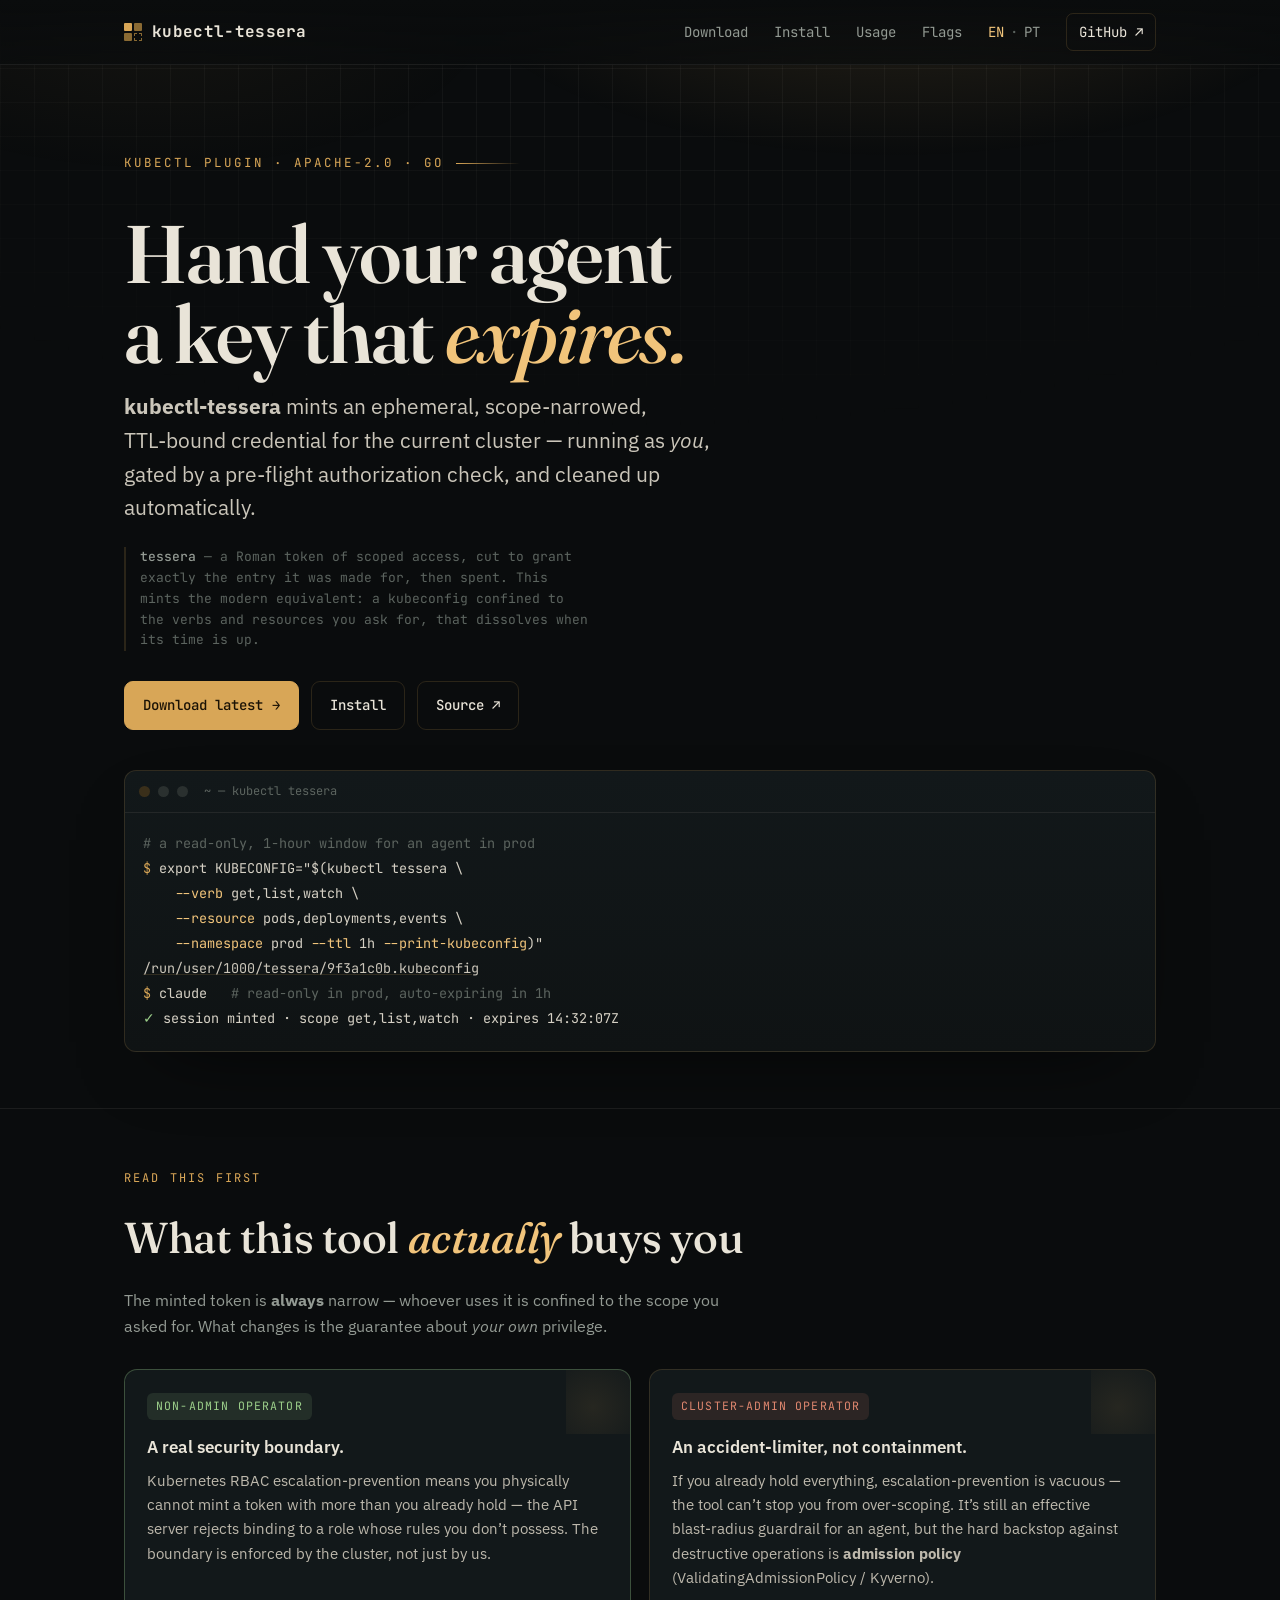
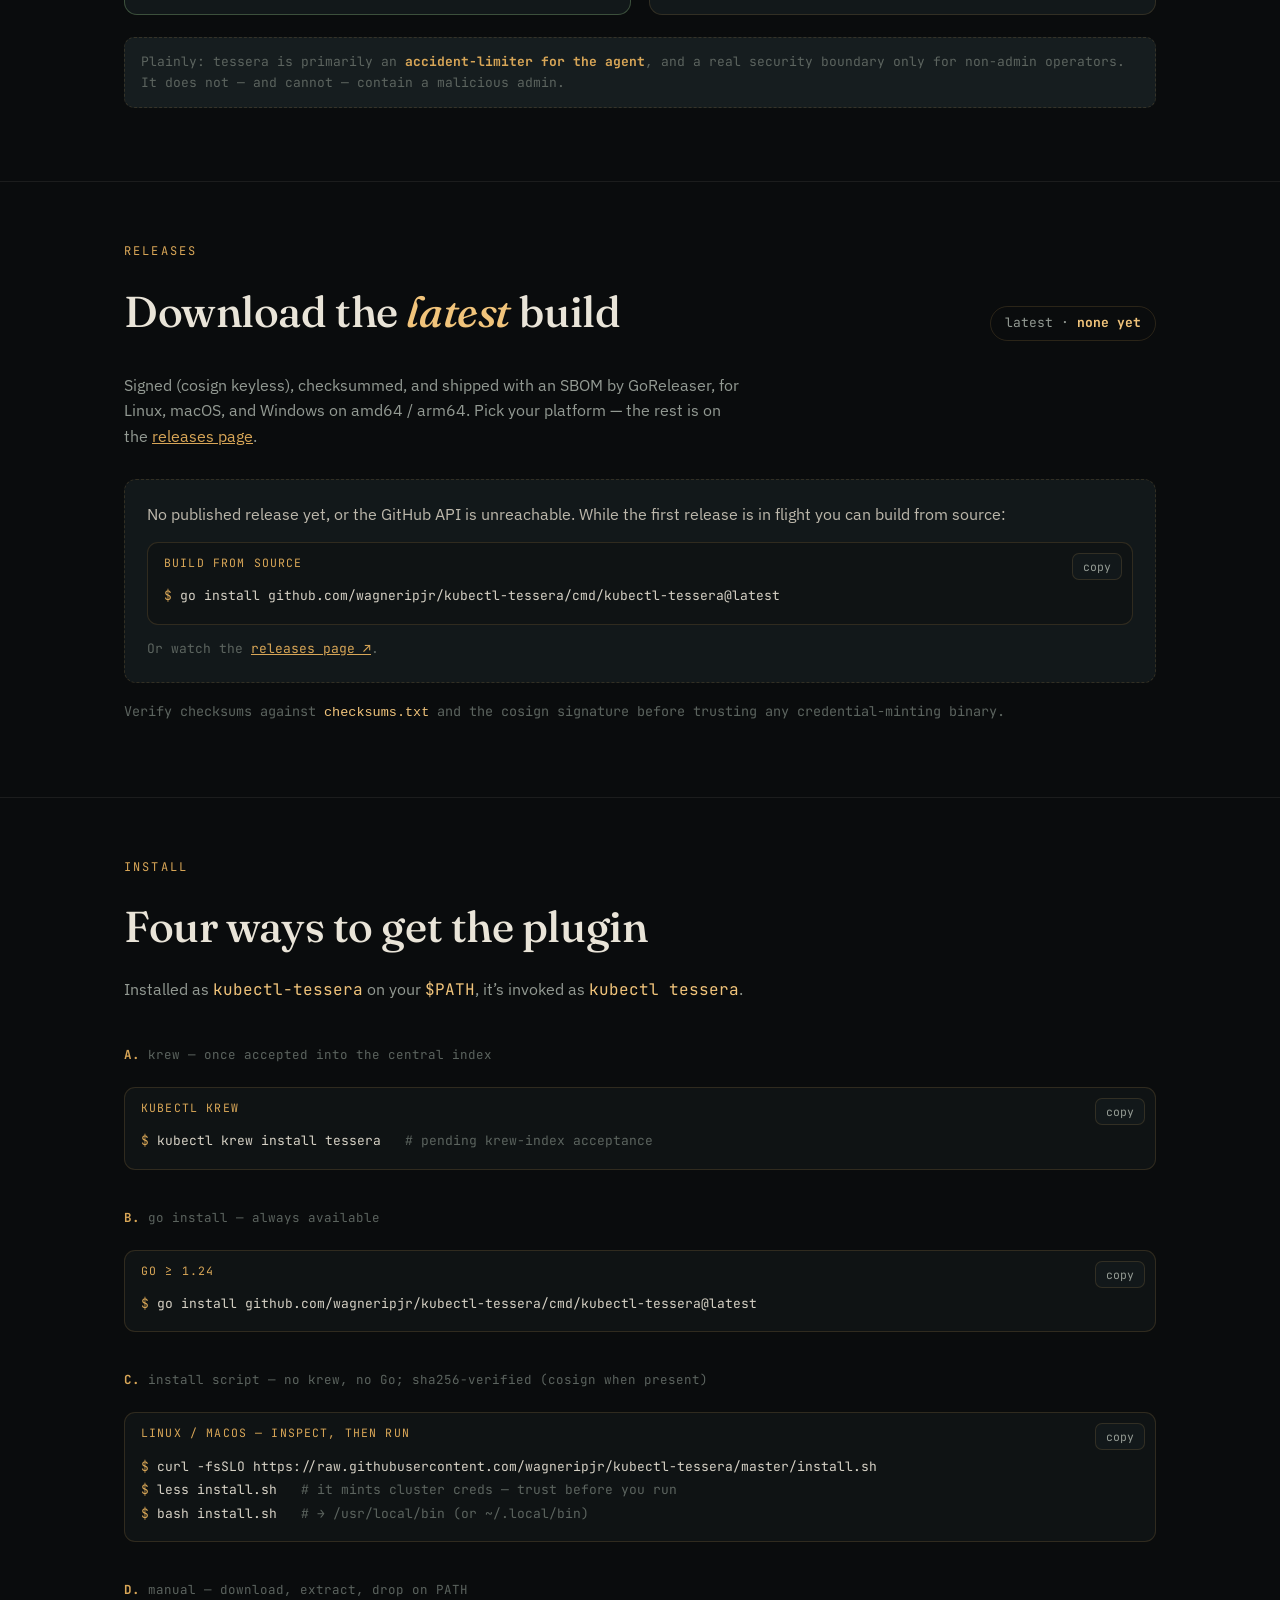
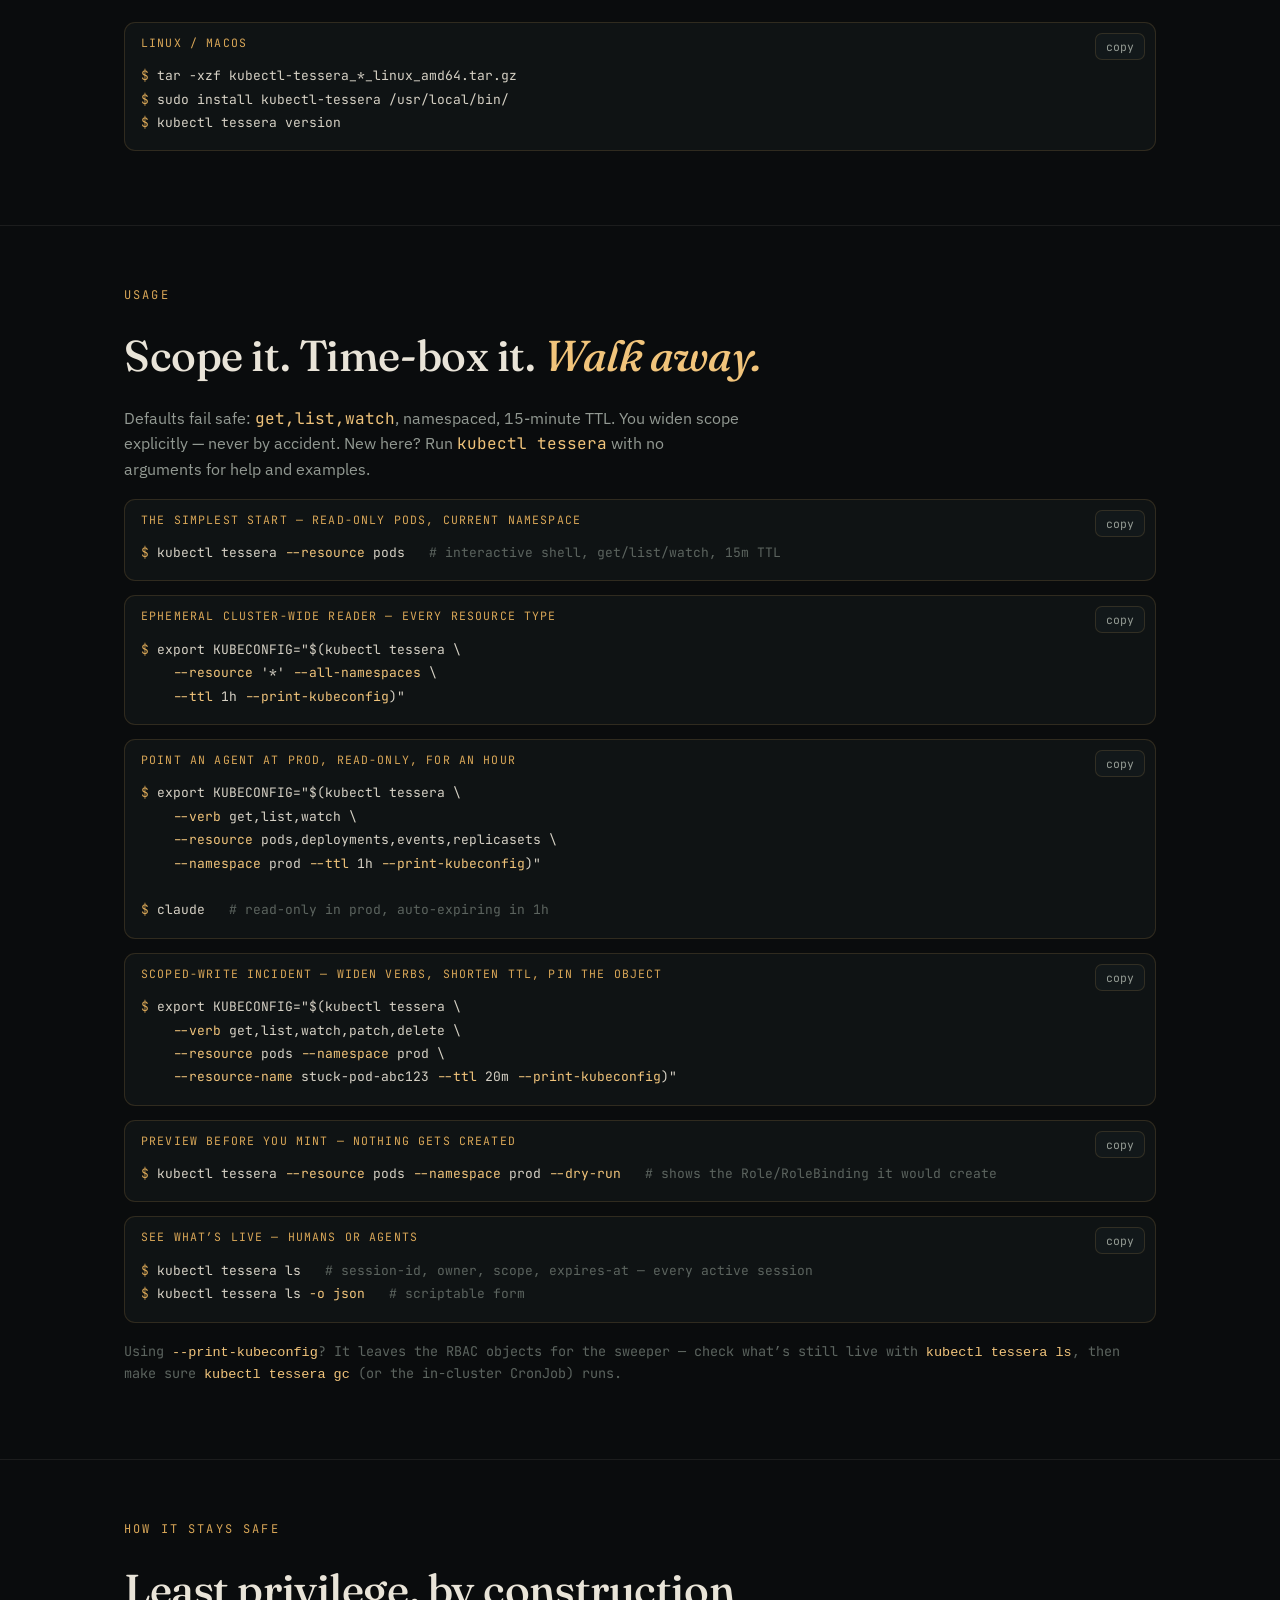
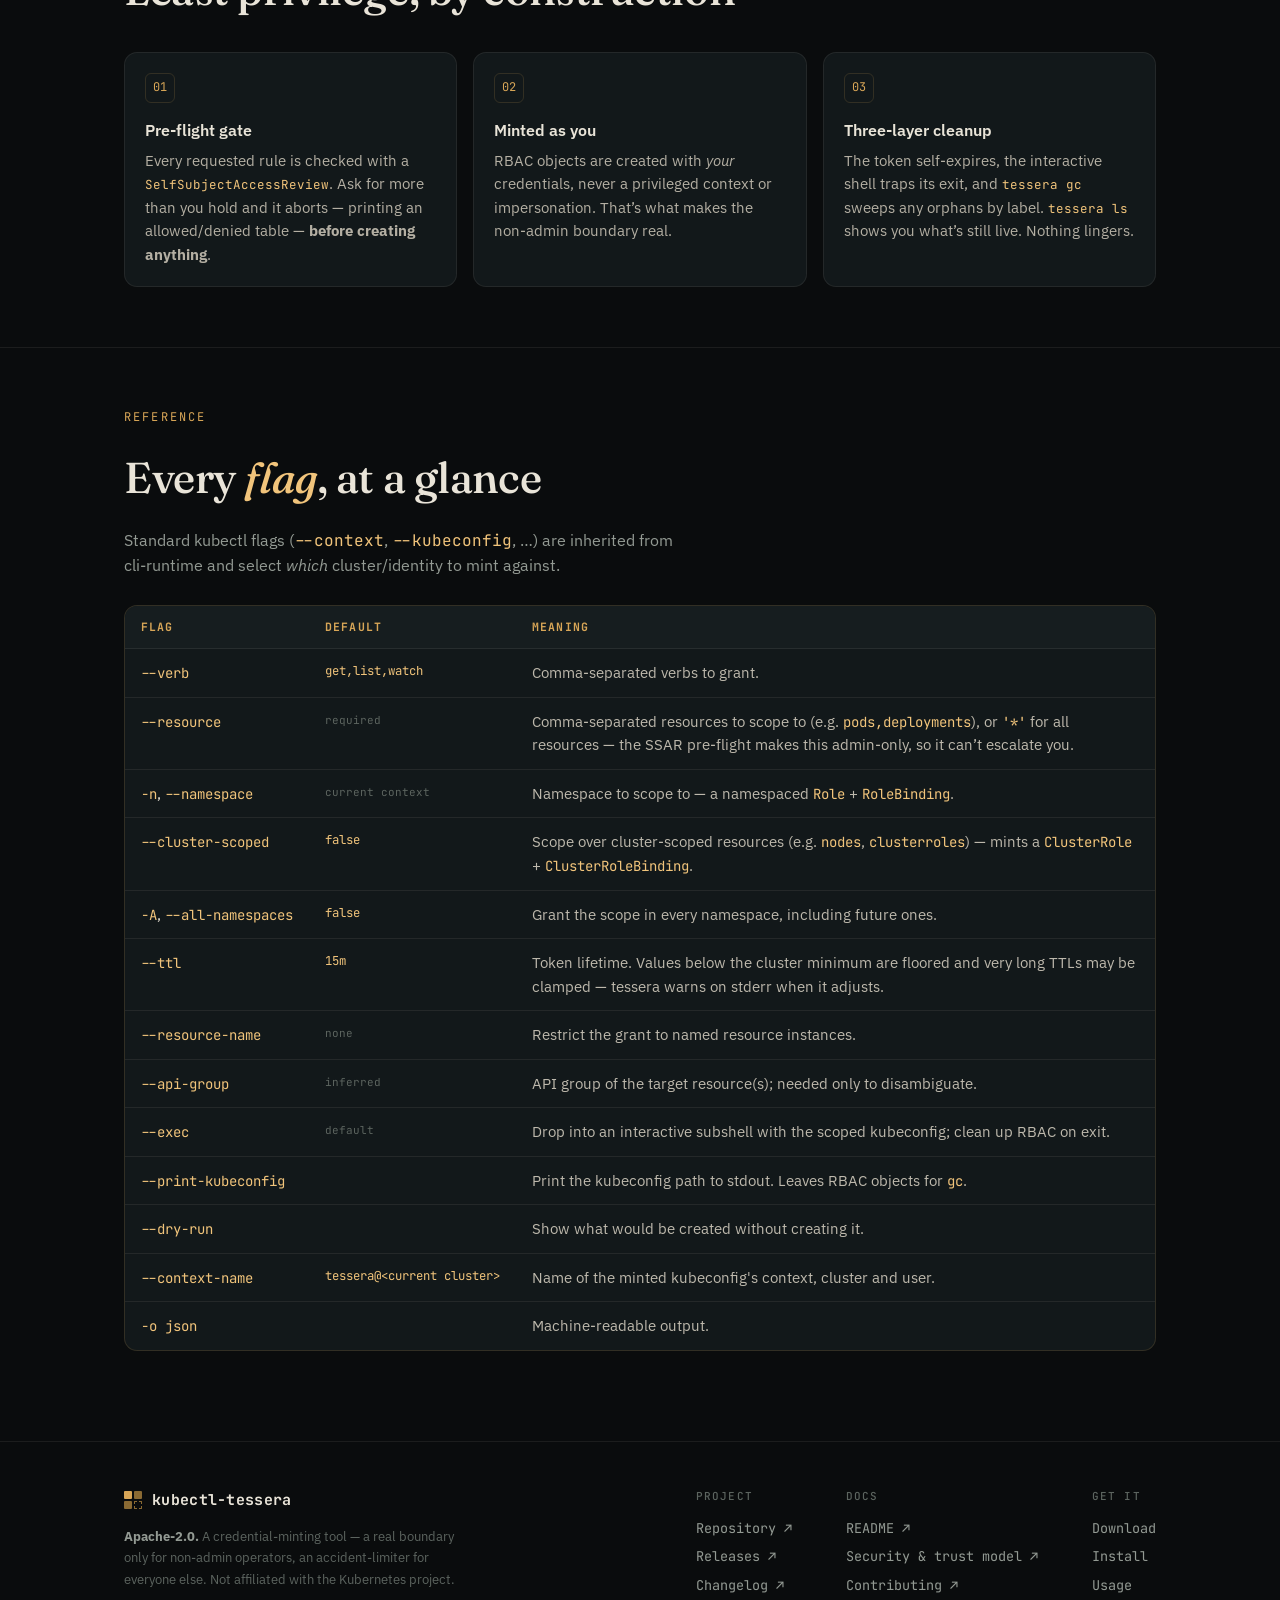
<file: site/index.html>
<!doctype html>
<html lang="en">
<head>
<meta charset="utf-8" />
<meta name="viewport" content="width=device-width, initial-scale=1" />
<title>kubectl-tessera — ephemeral, scope-narrowed Kubernetes credentials</title>
<meta name="description" content="A kubectl plugin that mints ephemeral, scope-narrowed, TTL-bound Kubernetes credentials — as the invoking user, with a pre-flight authorization gate and automatic cleanup." />
<meta property="og:title" content="kubectl-tessera" />
<meta property="og:description" content="Hand your agent a key that expires. Ephemeral, least-privilege, auto-cleaning kubeconfigs." />
<meta property="og:type" content="website" />
<link rel="preconnect" href="https://fonts.googleapis.com" />
<link rel="preconnect" href="https://fonts.gstatic.com" crossorigin />
<link href="https://fonts.googleapis.com/css2?family=Fraunces:opsz,wght@9..144,400;9..144,500;9..144,600;9..144,900&family=IBM+Plex+Sans:wght@400;500;600&family=JetBrains+Mono:wght@400;500;700&display=swap" rel="stylesheet" />
<link rel="stylesheet" href="assets/tessera.css" />
<link rel="alternate" hreflang="en" href="https://wagneripjr.github.io/kubectl-tessera/" />
<link rel="alternate" hreflang="pt-BR" href="https://wagneripjr.github.io/kubectl-tessera/pt-br/" />
<link rel="alternate" hreflang="x-default" href="https://wagneripjr.github.io/kubectl-tessera/" />
</head>
<body>

<header class="nav">
  <div class="wrap">
    <a class="brand" href="#top"><span class="glyph"><i></i><i></i><i></i><i></i></span>kubectl&#8209;tessera</a>
    <nav>
      <a href="#download" class="hide-sm">Download</a>
      <a href="#install" class="hide-sm">Install</a>
      <a href="#usage" class="hide-sm">Usage</a>
      <a href="#flags" class="hide-sm">Flags</a>
      <span class="lang"><span class="active">EN</span> &#183; <a href="pt-br/">PT</a></span>
      <a class="ghub" href="https://github.com/wagneripjr/kubectl-tessera" target="_blank" rel="noopener">GitHub &#8599;</a>
    </nav>
  </div>
</header>

<main id="top">
  <!-- HERO -->
  <section class="hero"><div class="wrap">
    <div class="eyebrow rise">kubectl plugin &#183; Apache&#8209;2.0 &#183; Go</div>
    <h1 class="rise" style="animation-delay:.05s">Hand your agent<br>a key that <em>expires.</em></h1>
    <p class="lede rise" style="animation-delay:.12s">
      <b>kubectl&#8209;tessera</b> mints an ephemeral, scope&#8209;narrowed, TTL&#8209;bound credential for the current
      cluster &#8212; running as <em>you</em>, gated by a pre&#8209;flight authorization check, and cleaned up automatically.
    </p>
    <p class="etymtag rise" style="animation-delay:.18s">
      <b>tessera</b> &#8212; a Roman token of scoped access, cut to grant exactly the entry it was made for, then
      spent. This mints the modern equivalent: a kubeconfig confined to the verbs and resources you ask for,
      that dissolves when its time is up.
    </p>
    <div class="cta rise" style="animation-delay:.24s">
      <a class="btn primary" href="#download">Download latest <span class="arr">&#8594;</span></a>
      <a class="btn ghost" href="#install">Install</a>
      <a class="btn ghost" href="https://github.com/wagneripjr/kubectl-tessera" target="_blank" rel="noopener">Source &#8599;</a>
    </div>

    <div class="term rise" style="animation-delay:.32s" aria-hidden="true">
      <div class="bar"><span class="dot a"></span><span class="dot"></span><span class="dot"></span>
        <span class="name">~ &#8212; kubectl tessera</span></div>
<pre><span class="cmt"># a read-only, 1-hour window for an agent in prod</span>
<span class="pmpt">$</span> export KUBECONFIG="$(kubectl tessera \
    <span class="flag">--verb</span> get,list,watch \
    <span class="flag">--resource</span> pods,deployments,events \
    <span class="flag">--namespace</span> prod <span class="flag">--ttl</span> 1h <span class="flag">--print-kubeconfig</span>)"
<span class="path">/run/user/1000/tessera/9f3a1c0b.kubeconfig</span>
<span class="pmpt">$</span> claude   <span class="cmt"># read-only in prod, auto-expiring in 1h</span>
<span class="ok">&#10003;</span> session minted &#183; scope get,list,watch &#183; expires 14:32:07Z</pre>
    </div>
  </div></section>

  <!-- CAVEAT / TRUST MODEL -->
  <section class="blk" id="trust"><div class="wrap">
    <div class="kicker">Read this first</div>
    <h2>What this tool <em>actually</em> buys you</h2>
    <p class="sub">The minted token is <b>always</b> narrow &#8212; whoever uses it is confined to the scope you asked
      for. What changes is the guarantee about <i>your own</i> privilege.</p>
    <div class="trust">
      <div class="card good"><div class="corner"></div>
        <span class="tag">non&#8209;admin operator</span>
        <h3>A real security boundary.</h3>
        <p>Kubernetes RBAC escalation&#8209;prevention means you physically cannot mint a token with more than you
          already hold &#8212; the API server rejects binding to a role whose rules you don&#8217;t possess. The boundary
          is enforced by the cluster, not just by us.</p>
      </div>
      <div class="card warn"><div class="corner"></div>
        <span class="tag">cluster&#8209;admin operator</span>
        <h3>An accident&#8209;limiter, not containment.</h3>
        <p>If you already hold everything, escalation&#8209;prevention is vacuous &#8212; the tool can&#8217;t stop you from
          over&#8209;scoping. It&#8217;s still an effective blast&#8209;radius guardrail for an agent, but the hard backstop
          against destructive operations is <b>admission policy</b> (ValidatingAdmissionPolicy / Kyverno).</p>
      </div>
    </div>
    <p class="honest">Plainly: tessera is primarily an <b>accident&#8209;limiter for the agent</b>, and a real security
      boundary only for non&#8209;admin operators. It does not &#8212; and cannot &#8212; contain a malicious admin.</p>
  </div></section>

  <!-- DOWNLOAD -->
  <section class="blk" id="download"><div class="wrap">
    <div class="kicker">Releases</div>
    <div class="dlhead">
      <h2>Download the <em>latest</em> build</h2>
      <span class="verbadge" id="verbadge">latest&nbsp;&#183;&nbsp;<b id="vertag">checking&#8230;</b></span>
    </div>
    <p class="sub">Signed (cosign keyless), checksummed, and shipped with an SBOM by GoReleaser, for Linux, macOS,
      and Windows on amd64 / arm64. Pick your platform &#8212; the rest is on the
      <a href="https://github.com/wagneripjr/kubectl-tessera/releases/latest" target="_blank" rel="noopener" style="color:var(--bronze);text-decoration:underline">releases page</a>.</p>

    <div id="dlgrid" aria-live="polite"></div>

    <div id="dlfallback">
      <p style="margin:0 0 10px;color:#bdb8ac">No published release yet, or the GitHub API is unreachable.
        While the first release is in flight you can build from source:</p>
      <div class="cmd"><div class="lbl">build from source</div>
        <button class="copy" data-copy="go install github.com/wagneripjr/kubectl-tessera/cmd/kubectl-tessera@latest">copy</button>
<pre><span class="pmpt">$</span> go install github.com/wagneripjr/kubectl-tessera/cmd/kubectl-tessera@latest</pre></div>
      <p style="margin:6px 0 0;font-family:var(--mono);font-size:13px;color:var(--faint)">
        Or watch the <a href="https://github.com/wagneripjr/kubectl-tessera/releases" target="_blank" rel="noopener" style="color:var(--bronze);text-decoration:underline">releases page &#8599;</a>.</p>
    </div>
    <p class="dlnote">Verify checksums against <code>checksums.txt</code> and the
      cosign signature before trusting any credential&#8209;minting binary.</p>
  </div></section>

  <!-- INSTALL -->
  <section class="blk" id="install"><div class="wrap">
    <div class="kicker">Install</div>
    <h2>Four ways to get the plugin</h2>
    <p class="sub">Installed as <code style="font-family:var(--mono);color:var(--bronze-bright)">kubectl-tessera</code>
      on your <code style="font-family:var(--mono);color:var(--bronze-bright)">$PATH</code>, it&#8217;s invoked as
      <code style="font-family:var(--mono);color:var(--bronze-bright)">kubectl tessera</code>.</p>

    <div class="imethods">
      <div class="istep"><b>A.</b> krew &#8212; once accepted into the central index</div>
      <div class="cmd"><div class="lbl">kubectl krew</div>
        <button class="copy" data-copy="kubectl krew install tessera">copy</button>
<pre><span class="pmpt">$</span> kubectl krew install tessera   <span class="cmt"># pending krew-index acceptance</span></pre></div>

      <div class="istep"><b>B.</b> go install &#8212; always available</div>
      <div class="cmd"><div class="lbl">go &#8805; 1.24</div>
        <button class="copy" data-copy="go install github.com/wagneripjr/kubectl-tessera/cmd/kubectl-tessera@latest">copy</button>
<pre><span class="pmpt">$</span> go install github.com/wagneripjr/kubectl-tessera/cmd/kubectl-tessera@latest</pre></div>

      <div class="istep"><b>C.</b> install script &#8212; no krew, no Go; sha256&#8209;verified (cosign when present)</div>
      <div class="cmd"><div class="lbl">linux / macOS &#8212; inspect, then run</div>
        <button class="copy" data-copy="curl -fsSLO https://raw.githubusercontent.com/wagneripjr/kubectl-tessera/master/install.sh&#10;less install.sh&#10;bash install.sh">copy</button>
<pre><span class="pmpt">$</span> curl -fsSLO https://raw.githubusercontent.com/wagneripjr/kubectl-tessera/master/install.sh
<span class="pmpt">$</span> less install.sh   <span class="cmt"># it mints cluster creds &#8212; trust before you run</span>
<span class="pmpt">$</span> bash install.sh   <span class="cmt"># &#8594; /usr/local/bin (or ~/.local/bin)</span></pre></div>

      <div class="istep"><b>D.</b> manual &#8212; download, extract, drop on PATH</div>
      <div class="cmd"><div class="lbl">linux / macOS</div>
        <button class="copy" data-copy="tar -xzf kubectl-tessera_*_linux_amd64.tar.gz&#10;sudo install kubectl-tessera /usr/local/bin/&#10;kubectl tessera version">copy</button>
<pre><span class="pmpt">$</span> tar -xzf kubectl-tessera_*_linux_amd64.tar.gz
<span class="pmpt">$</span> sudo install kubectl-tessera /usr/local/bin/
<span class="pmpt">$</span> kubectl tessera version</pre></div>
    </div>
  </div></section>

  <!-- USAGE -->
  <section class="blk" id="usage"><div class="wrap">
    <div class="kicker">Usage</div>
    <h2>Scope it. Time&#8209;box it. <em>Walk away.</em></h2>
    <p class="sub">Defaults fail safe: <code style="font-family:var(--mono);color:var(--bronze-bright)">get,list,watch</code>,
      namespaced, 15&#8209;minute TTL. You widen scope explicitly &#8212; never by accident.
      New here? Run <code style="font-family:var(--mono);color:var(--bronze-bright)">kubectl tessera</code> with no arguments for help and examples.</p>

    <div class="cmd"><div class="lbl">the simplest start &#8212; read&#8209;only pods, current namespace</div>
      <button class="copy" data-copy="kubectl tessera --resource pods">copy</button>
<pre><span class="pmpt">$</span> kubectl tessera <span class="flag">--resource</span> pods   <span class="cmt"># interactive shell, get/list/watch, 15m TTL</span></pre></div>

    <div class="cmd"><div class="lbl">ephemeral cluster&#8209;wide reader &#8212; every resource type</div>
      <button class="copy" data-copy="export KUBECONFIG=&quot;$(kubectl tessera \&#10;  --resource '*' --all-namespaces \&#10;  --ttl 1h --print-kubeconfig)&quot;">copy</button>
<pre><span class="pmpt">$</span> export KUBECONFIG="$(kubectl tessera \
    <span class="flag">--resource</span> '*' <span class="flag">--all-namespaces</span> \
    <span class="flag">--ttl</span> 1h <span class="flag">--print-kubeconfig</span>)"</pre></div>

    <div class="cmd"><div class="lbl">point an agent at prod, read&#8209;only, for an hour</div>
      <button class="copy" data-copy="export KUBECONFIG=&quot;$(kubectl tessera \&#10;  --verb get,list,watch \&#10;  --resource pods,deployments,events,replicasets \&#10;  --namespace prod --ttl 1h --print-kubeconfig)&quot;&#10;&#10;claude">copy</button>
<pre><span class="pmpt">$</span> export KUBECONFIG="$(kubectl tessera \
    <span class="flag">--verb</span> get,list,watch \
    <span class="flag">--resource</span> pods,deployments,events,replicasets \
    <span class="flag">--namespace</span> prod <span class="flag">--ttl</span> 1h <span class="flag">--print-kubeconfig</span>)"

<span class="pmpt">$</span> claude   <span class="cmt"># read-only in prod, auto-expiring in 1h</span></pre></div>

    <div class="cmd"><div class="lbl">scoped&#8209;write incident &#8212; widen verbs, shorten TTL, pin the object</div>
      <button class="copy" data-copy="export KUBECONFIG=&quot;$(kubectl tessera \&#10;  --verb get,list,watch,patch,delete \&#10;  --resource pods --namespace prod \&#10;  --resource-name stuck-pod-abc123 --ttl 20m --print-kubeconfig)&quot;">copy</button>
<pre><span class="pmpt">$</span> export KUBECONFIG="$(kubectl tessera \
    <span class="flag">--verb</span> get,list,watch,patch,delete \
    <span class="flag">--resource</span> pods <span class="flag">--namespace</span> prod \
    <span class="flag">--resource-name</span> stuck-pod-abc123 <span class="flag">--ttl</span> 20m <span class="flag">--print-kubeconfig</span>)"</pre></div>

    <div class="cmd"><div class="lbl">preview before you mint &#8212; nothing gets created</div>
      <button class="copy" data-copy="kubectl tessera --resource pods --namespace prod --dry-run">copy</button>
<pre><span class="pmpt">$</span> kubectl tessera <span class="flag">--resource</span> pods <span class="flag">--namespace</span> prod <span class="flag">--dry-run</span>   <span class="cmt"># shows the Role/RoleBinding it would create</span></pre></div>

    <div class="cmd"><div class="lbl">see what&#8217;s live &#8212; humans or agents</div>
      <button class="copy" data-copy="kubectl tessera ls&#10;kubectl tessera ls -o json">copy</button>
<pre><span class="pmpt">$</span> kubectl tessera ls   <span class="cmt"># session-id, owner, scope, expires-at &#8212; every active session</span>
<span class="pmpt">$</span> kubectl tessera ls <span class="flag">-o json</span>   <span class="cmt"># scriptable form</span></pre></div>

    <p class="dlnote">Using <code>--print-kubeconfig</code>? It leaves the RBAC
      objects for the sweeper &#8212; check what&#8217;s still live with <code>kubectl tessera ls</code>,
      then make sure <code>kubectl tessera gc</code>
      (or the in&#8209;cluster CronJob) runs.</p>
  </div></section>

  <!-- HOW -->
  <section class="blk" id="how"><div class="wrap">
    <div class="kicker">How it stays safe</div>
    <h2>Least privilege, by construction</h2>
    <div class="tiles">
      <div class="tile"><div class="n">01</div><h4>Pre&#8209;flight gate</h4>
        <p>Every requested rule is checked with a <code>SelfSubjectAccessReview</code>. Ask for more than you
          hold and it aborts &#8212; printing an allowed/denied table &#8212; <b>before creating anything</b>.</p></div>
      <div class="tile"><div class="n">02</div><h4>Minted as you</h4>
        <p>RBAC objects are created with <i>your</i> credentials, never a privileged context or impersonation.
          That&#8217;s what makes the non&#8209;admin boundary real.</p></div>
      <div class="tile"><div class="n">03</div><h4>Three&#8209;layer cleanup</h4>
        <p>The token self&#8209;expires, the interactive shell traps its exit, and <code>tessera gc</code> sweeps any
          orphans by label. <code>tessera ls</code> shows you what&#8217;s still live. Nothing lingers.</p></div>
    </div>
  </div></section>

  <!-- FLAGS -->
  <section class="blk" id="flags"><div class="wrap">
    <div class="kicker">Reference</div>
    <h2>Every <em>flag</em>, at a glance</h2>
    <p class="sub">Standard kubectl flags (<code style="font-family:var(--mono);color:var(--bronze-bright)">--context</code>,
      <code style="font-family:var(--mono);color:var(--bronze-bright)">--kubeconfig</code>, &#8230;) are inherited from
      cli&#8209;runtime and select <i>which</i> cluster/identity to mint against.</p>
    <div class="flagtable-wrap">
      <table class="flagtable">
        <thead><tr><th>Flag</th><th>Default</th><th>Meaning</th></tr></thead>
        <tbody>
          <tr><td><code>--verb</code></td><td><code>get,list,watch</code></td><td>Comma&#8209;separated verbs to grant.</td></tr>
          <tr><td><code>--resource</code></td><td><i>required</i></td><td>Comma&#8209;separated resources to scope to (e.g. <code>pods,deployments</code>), or <code>'*'</code> for all resources &#8212; the SSAR pre&#8209;flight makes this admin&#8209;only, so it can&#8217;t escalate you.</td></tr>
          <tr><td><code>-n</code>, <code>--namespace</code></td><td><i>current context</i></td><td>Namespace to scope to &#8212; a namespaced <code>Role</code> + <code>RoleBinding</code>.</td></tr>
          <tr><td><code>--cluster-scoped</code></td><td><code>false</code></td><td>Scope over cluster&#8209;scoped resources (e.g. <code>nodes</code>, <code>clusterroles</code>) &#8212; mints a <code>ClusterRole</code> + <code>ClusterRoleBinding</code>.</td></tr>
          <tr><td><code>-A</code>, <code>--all-namespaces</code></td><td><code>false</code></td><td>Grant the scope in every namespace, including future ones.</td></tr>
          <tr><td><code>--ttl</code></td><td><code>15m</code></td><td>Token lifetime. Values below the cluster minimum are floored and very long TTLs may be clamped &#8212; tessera warns on stderr when it adjusts.</td></tr>
          <tr><td><code>--resource-name</code></td><td><i>none</i></td><td>Restrict the grant to named resource instances.</td></tr>
          <tr><td><code>--api-group</code></td><td><i>inferred</i></td><td>API group of the target resource(s); needed only to disambiguate.</td></tr>
          <tr><td><code>--exec</code></td><td><i>default</i></td><td>Drop into an interactive subshell with the scoped kubeconfig; clean up RBAC on exit.</td></tr>
          <tr><td><code>--print-kubeconfig</code></td><td></td><td>Print the kubeconfig path to stdout. Leaves RBAC objects for <code>gc</code>.</td></tr>
          <tr><td><code>--dry-run</code></td><td></td><td>Show what would be created without creating it.</td></tr>
          <tr><td><code>--context-name</code></td><td><code>tessera@&lt;current cluster&gt;</code></td><td>Name of the minted kubeconfig's context, cluster and user.</td></tr>
          <tr><td><code>-o json</code></td><td></td><td>Machine&#8209;readable output.</td></tr>
        </tbody>
      </table>
    </div>
  </div></section>
</main>

<footer><div class="wrap"><div class="grid">
  <div>
    <a class="brand" href="#top" style="font-size:15px"><span class="glyph"><i></i><i></i><i></i><i></i></span>kubectl&#8209;tessera</a>
    <p class="fine" style="margin-top:14px"><b>Apache&#8209;2.0.</b> A credential&#8209;minting tool &#8212; a real boundary only
      for non&#8209;admin operators, an accident&#8209;limiter for everyone else. Not affiliated with the Kubernetes project.</p>
  </div>
  <div class="cols">
    <div><h5>Project</h5>
      <a href="https://github.com/wagneripjr/kubectl-tessera" target="_blank" rel="noopener">Repository &#8599;</a>
      <a href="https://github.com/wagneripjr/kubectl-tessera/releases" target="_blank" rel="noopener">Releases &#8599;</a>
      <a href="https://github.com/wagneripjr/kubectl-tessera/blob/master/CHANGELOG.md" target="_blank" rel="noopener">Changelog &#8599;</a>
    </div>
    <div><h5>Docs</h5>
      <a href="https://github.com/wagneripjr/kubectl-tessera#readme" target="_blank" rel="noopener">README &#8599;</a>
      <a href="https://github.com/wagneripjr/kubectl-tessera/blob/master/SECURITY.md" target="_blank" rel="noopener">Security &amp; trust model &#8599;</a>
      <a href="https://github.com/wagneripjr/kubectl-tessera/blob/master/CONTRIBUTING.md" target="_blank" rel="noopener">Contributing &#8599;</a>
    </div>
    <div><h5>Get it</h5>
      <a href="#download">Download</a><a href="#install">Install</a><a href="#usage">Usage</a>
    </div>
  </div>
</div></div></footer>

<script src="assets/tessera.js"></script>
</body>
</html>
</file>
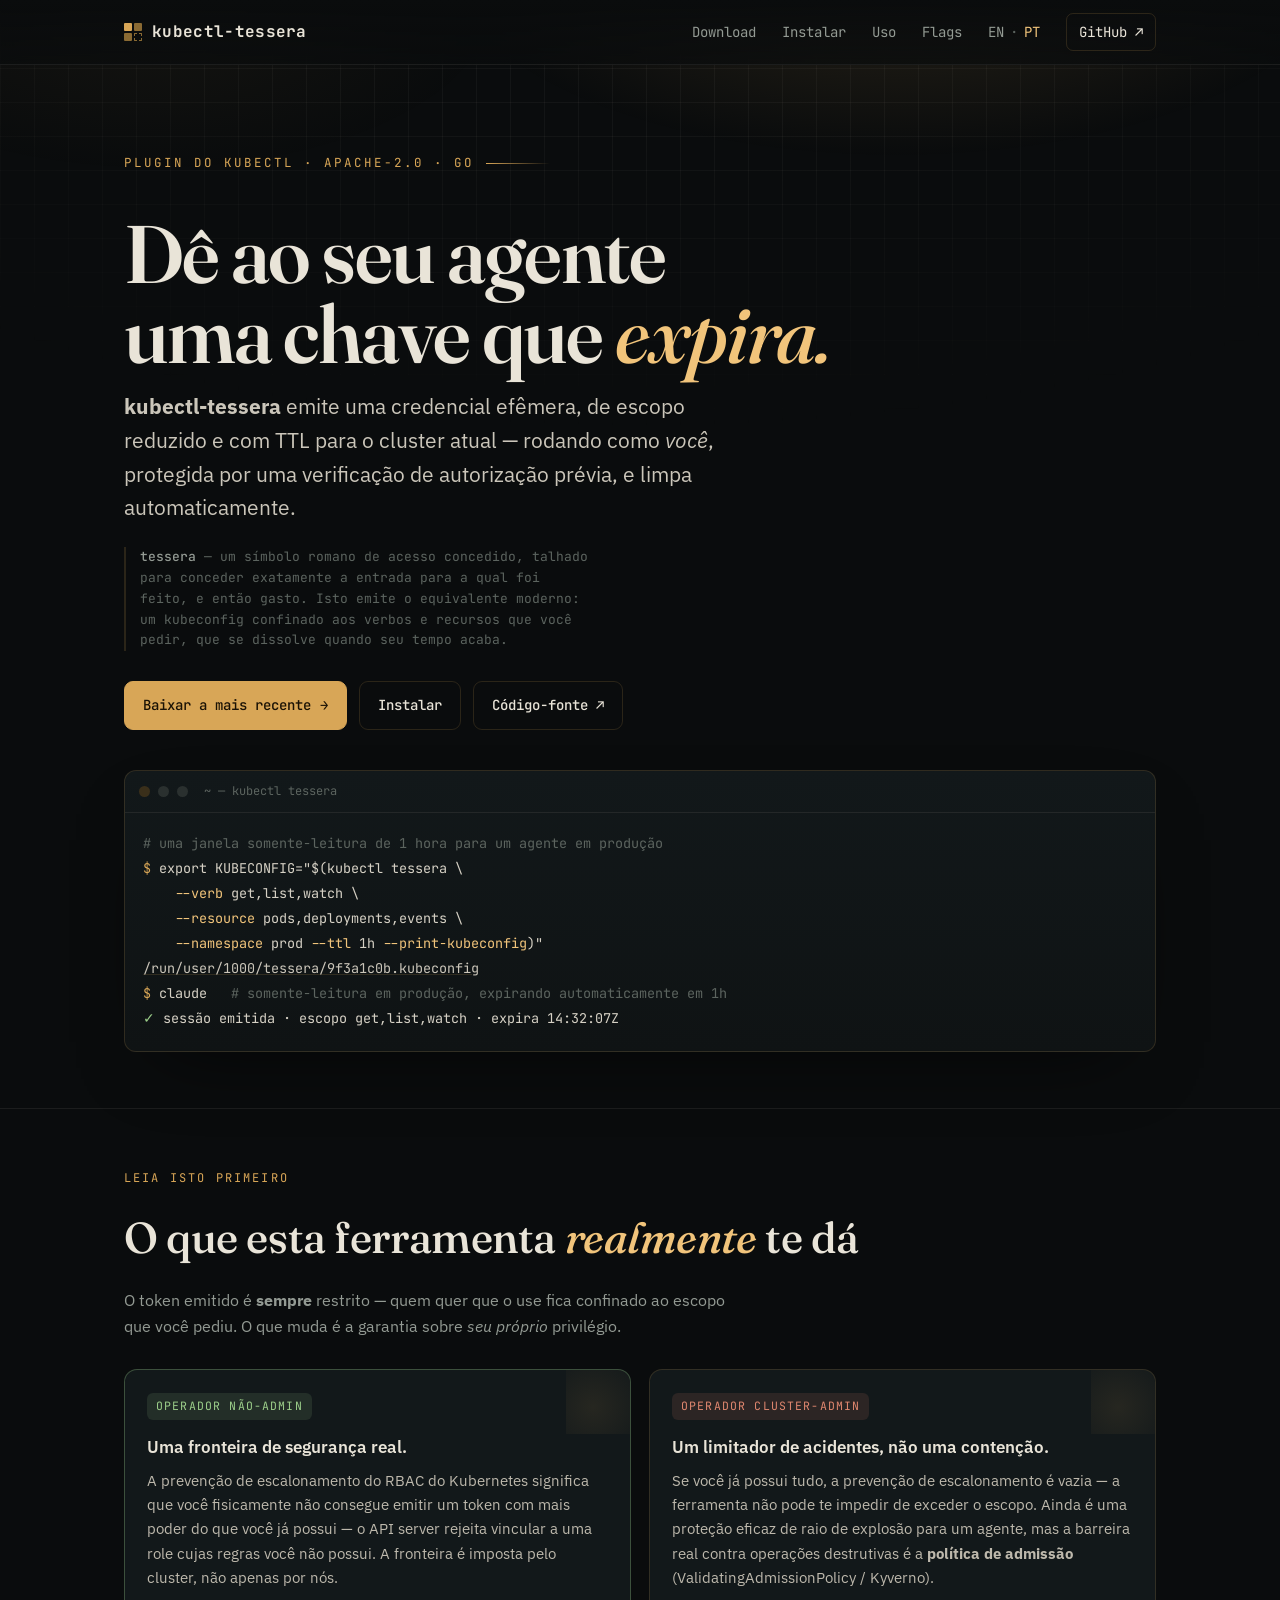
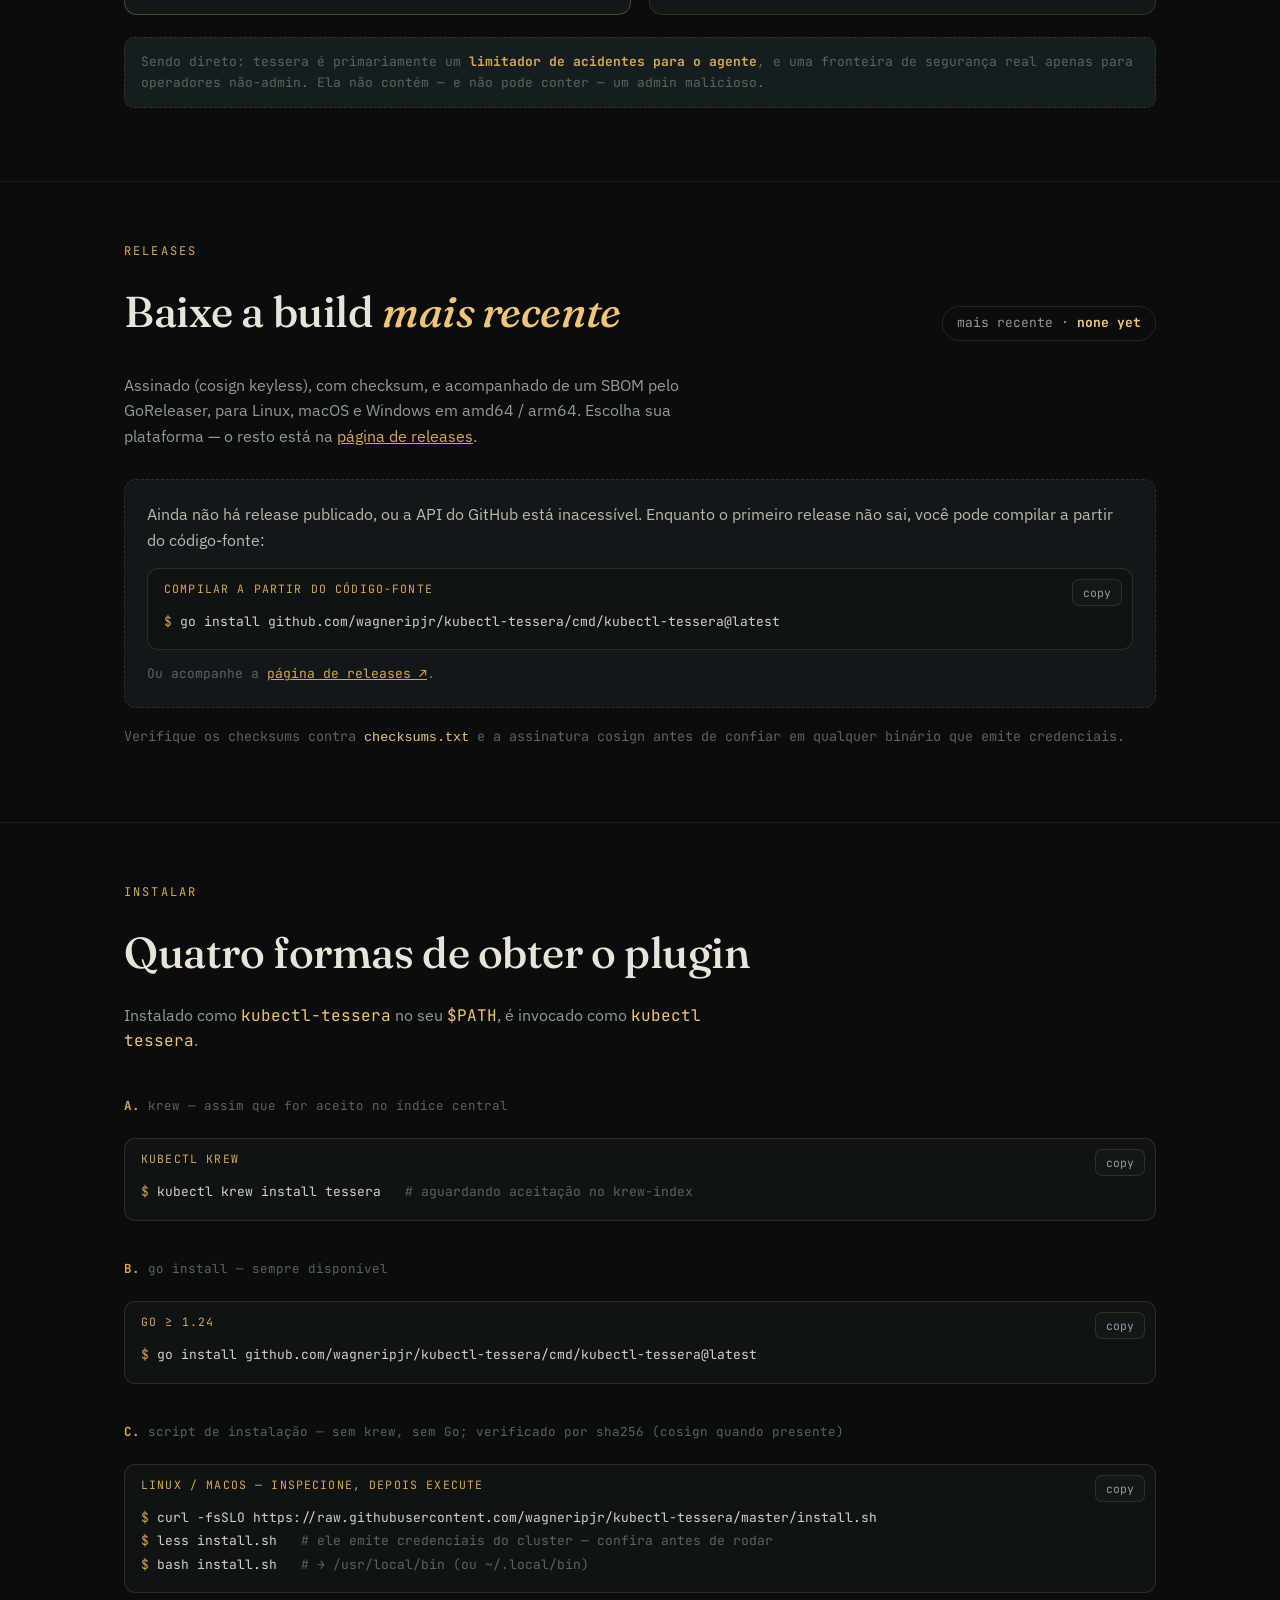
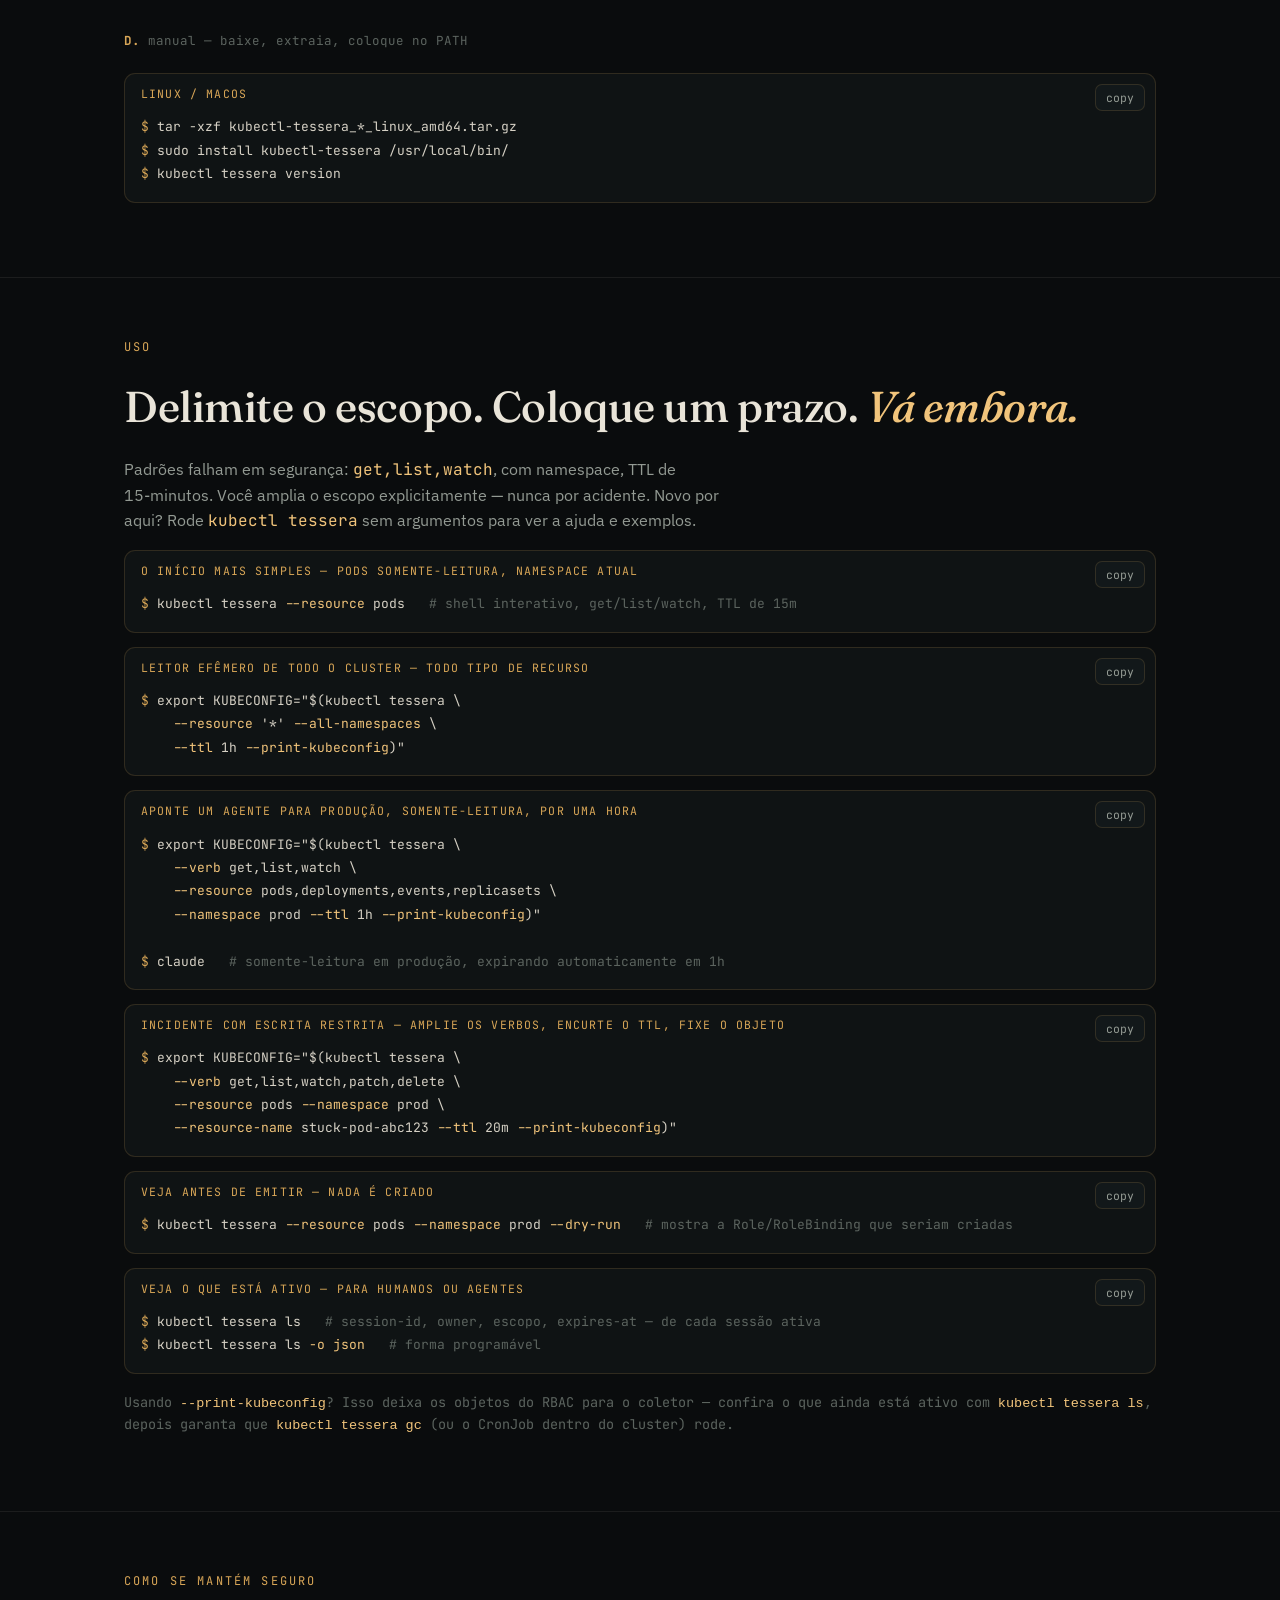
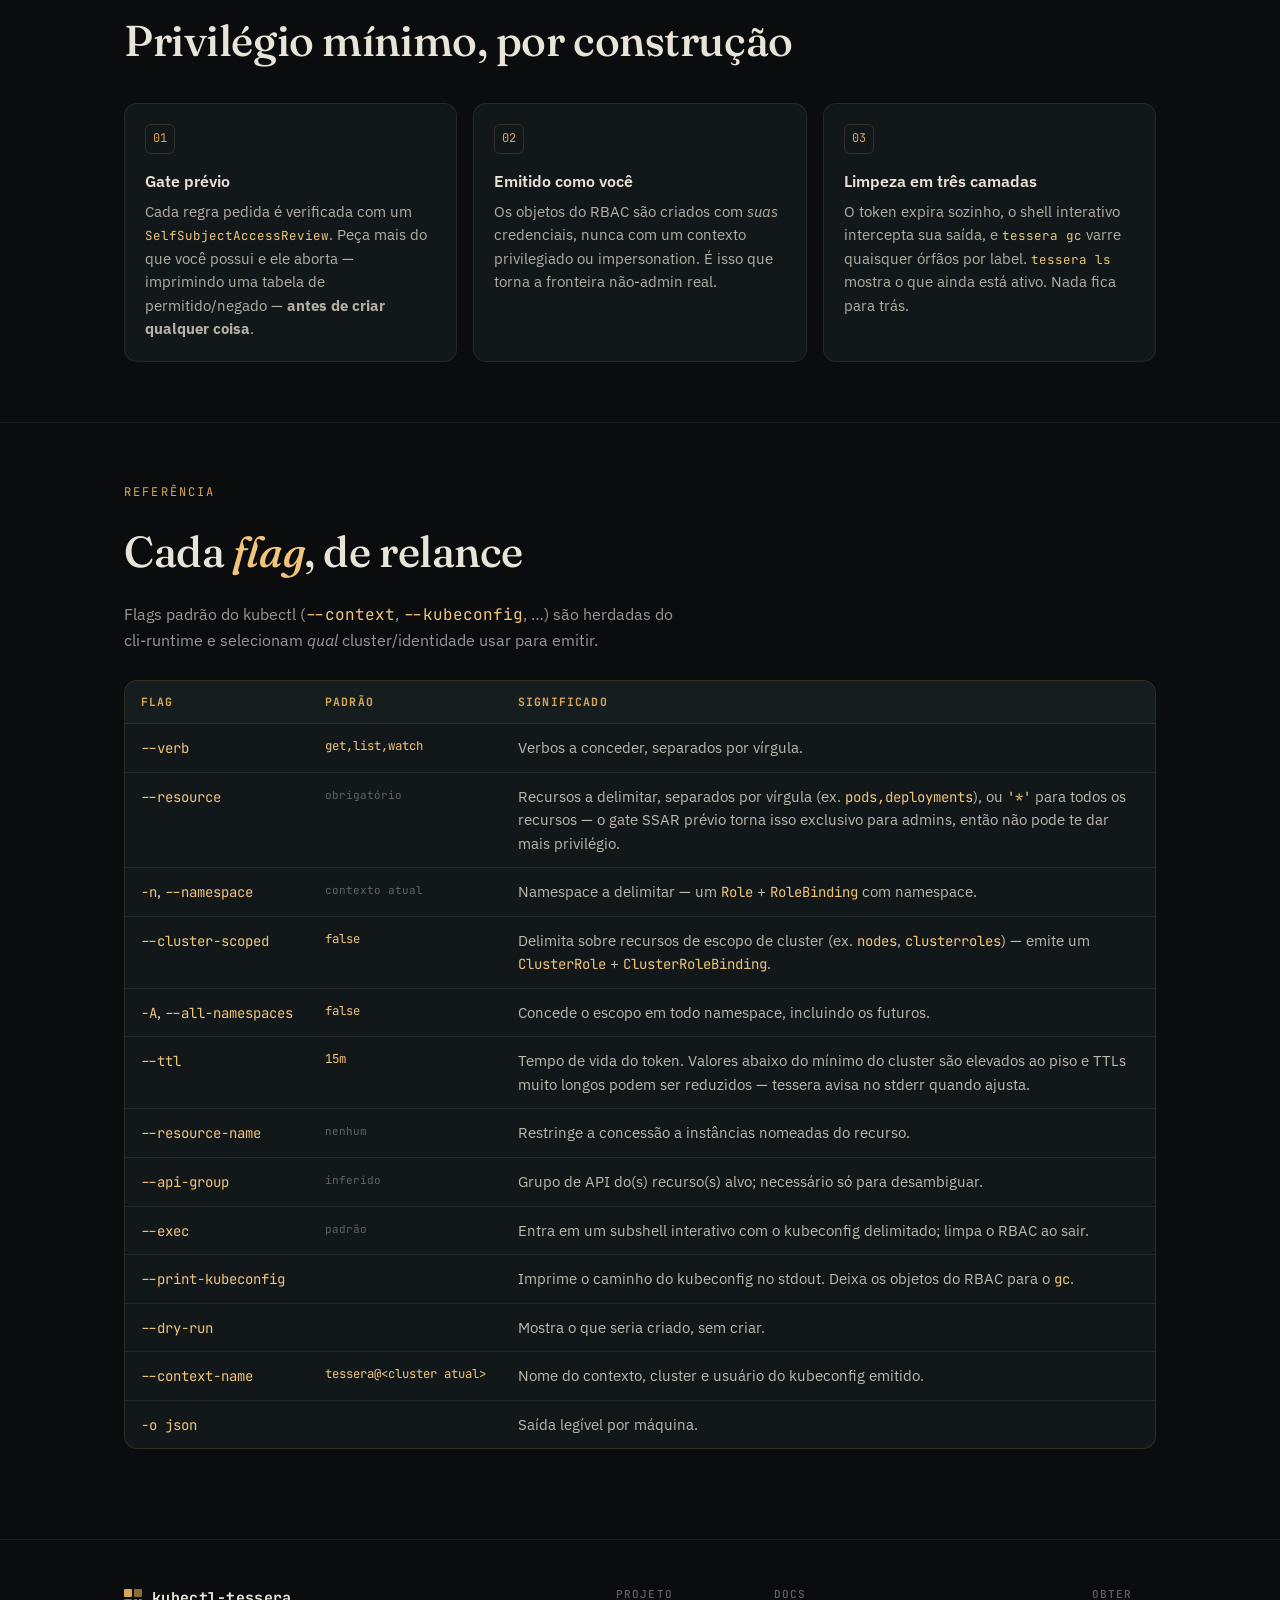
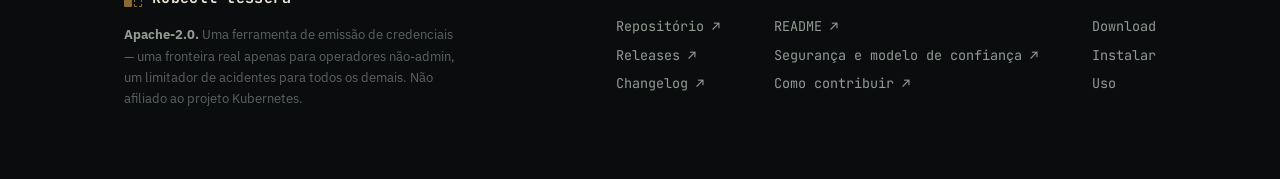
<file: site/pt-br/index.html>
<!doctype html>
<html lang="pt-BR">
<head>
<meta charset="utf-8" />
<meta name="viewport" content="width=device-width, initial-scale=1" />
<title>kubectl-tessera — credenciais Kubernetes efêmeras e de escopo reduzido</title>
<meta name="description" content="Um plugin do kubectl que emite credenciais Kubernetes efêmeras, de escopo reduzido e com TTL — como o usuário que o invoca, com um gate de autorização prévio e limpeza automática." />
<meta property="og:title" content="kubectl-tessera" />
<meta property="og:description" content="Dê ao seu agente uma chave que expira. Kubeconfigs efêmeros, de privilégio mínimo e autolimpantes." />
<meta property="og:type" content="website" />
<link rel="preconnect" href="https://fonts.googleapis.com" />
<link rel="preconnect" href="https://fonts.gstatic.com" crossorigin />
<link href="https://fonts.googleapis.com/css2?family=Fraunces:opsz,wght@9..144,400;9..144,500;9..144,600;9..144,900&family=IBM+Plex+Sans:wght@400;500;600&family=JetBrains+Mono:wght@400;500;700&display=swap" rel="stylesheet" />
<link rel="stylesheet" href="../assets/tessera.css" />
<link rel="alternate" hreflang="en" href="https://wagneripjr.github.io/kubectl-tessera/" />
<link rel="alternate" hreflang="pt-BR" href="https://wagneripjr.github.io/kubectl-tessera/pt-br/" />
<link rel="alternate" hreflang="x-default" href="https://wagneripjr.github.io/kubectl-tessera/" />
</head>
<body>

<header class="nav">
  <div class="wrap">
    <a class="brand" href="#top"><span class="glyph"><i></i><i></i><i></i><i></i></span>kubectl&#8209;tessera</a>
    <nav>
      <a href="#download" class="hide-sm">Download</a>
      <a href="#install" class="hide-sm">Instalar</a>
      <a href="#usage" class="hide-sm">Uso</a>
      <a href="#flags" class="hide-sm">Flags</a>
      <span class="lang"><a href="../">EN</a> &#183; <span class="active">PT</span></span>
      <a class="ghub" href="https://github.com/wagneripjr/kubectl-tessera" target="_blank" rel="noopener">GitHub &#8599;</a>
    </nav>
  </div>
</header>

<main id="top">
  <!-- HERO -->
  <section class="hero"><div class="wrap">
    <div class="eyebrow rise">plugin do kubectl &#183; Apache&#8209;2.0 &#183; Go</div>
    <h1 class="rise" style="animation-delay:.05s">Dê ao seu agente<br>uma chave que <em>expira.</em></h1>
    <p class="lede rise" style="animation-delay:.12s">
      <b>kubectl&#8209;tessera</b> emite uma credencial efêmera, de escopo reduzido e com TTL para o cluster
      atual &#8212; rodando como <em>você</em>, protegida por uma verificação de autorização prévia, e limpa automaticamente.
    </p>
    <p class="etymtag rise" style="animation-delay:.18s">
      <b>tessera</b> &#8212; um símbolo romano de acesso concedido, talhado para conceder exatamente a entrada
      para a qual foi feito, e então gasto. Isto emite o equivalente moderno: um kubeconfig confinado aos
      verbos e recursos que você pedir, que se dissolve quando seu tempo acaba.
    </p>
    <div class="cta rise" style="animation-delay:.24s">
      <a class="btn primary" href="#download">Baixar a mais recente <span class="arr">&#8594;</span></a>
      <a class="btn ghost" href="#install">Instalar</a>
      <a class="btn ghost" href="https://github.com/wagneripjr/kubectl-tessera" target="_blank" rel="noopener">Código&#8209;fonte &#8599;</a>
    </div>

    <div class="term rise" style="animation-delay:.32s" aria-hidden="true">
      <div class="bar"><span class="dot a"></span><span class="dot"></span><span class="dot"></span>
        <span class="name">~ &#8212; kubectl tessera</span></div>
<pre><span class="cmt"># uma janela somente-leitura de 1 hora para um agente em produção</span>
<span class="pmpt">$</span> export KUBECONFIG="$(kubectl tessera \
    <span class="flag">--verb</span> get,list,watch \
    <span class="flag">--resource</span> pods,deployments,events \
    <span class="flag">--namespace</span> prod <span class="flag">--ttl</span> 1h <span class="flag">--print-kubeconfig</span>)"
<span class="path">/run/user/1000/tessera/9f3a1c0b.kubeconfig</span>
<span class="pmpt">$</span> claude   <span class="cmt"># somente-leitura em produção, expirando automaticamente em 1h</span>
<span class="ok">&#10003;</span> sessão emitida &#183; escopo get,list,watch &#183; expira 14:32:07Z</pre>
    </div>
  </div></section>

  <!-- CAVEAT / TRUST MODEL -->
  <section class="blk" id="trust"><div class="wrap">
    <div class="kicker">Leia isto primeiro</div>
    <h2>O que esta ferramenta <em>realmente</em> te dá</h2>
    <p class="sub">O token emitido é <b>sempre</b> restrito &#8212; quem quer que o use fica confinado ao escopo
      que você pediu. O que muda é a garantia sobre <i>seu próprio</i> privilégio.</p>
    <div class="trust">
      <div class="card good"><div class="corner"></div>
        <span class="tag">operador não&#8209;admin</span>
        <h3>Uma fronteira de segurança real.</h3>
        <p>A prevenção de escalonamento do RBAC do Kubernetes significa que você fisicamente não consegue
          emitir um token com mais poder do que você já possui &#8212; o API server rejeita vincular a uma
          role cujas regras você não possui. A fronteira é imposta pelo cluster, não apenas por nós.</p>
      </div>
      <div class="card warn"><div class="corner"></div>
        <span class="tag">operador cluster&#8209;admin</span>
        <h3>Um limitador de acidentes, não uma contenção.</h3>
        <p>Se você já possui tudo, a prevenção de escalonamento é vazia &#8212; a ferramenta não pode te
          impedir de exceder o escopo. Ainda é uma proteção eficaz de raio de explosão para um agente, mas
          a barreira real contra operações destrutivas é a <b>política de admissão</b> (ValidatingAdmissionPolicy / Kyverno).</p>
      </div>
    </div>
    <p class="honest">Sendo direto: tessera é primariamente um <b>limitador de acidentes para o agente</b>, e
      uma fronteira de segurança real apenas para operadores não&#8209;admin. Ela não contém &#8212; e não pode conter &#8212; um admin malicioso.</p>
  </div></section>

  <!-- DOWNLOAD -->
  <section class="blk" id="download"><div class="wrap">
    <div class="kicker">Releases</div>
    <div class="dlhead">
      <h2>Baixe a build <em>mais recente</em></h2>
      <span class="verbadge" id="verbadge">mais recente&nbsp;&#183;&nbsp;<b id="vertag">verificando&#8230;</b></span>
    </div>
    <p class="sub">Assinado (cosign keyless), com checksum, e acompanhado de um SBOM pelo GoReleaser, para
      Linux, macOS e Windows em amd64 / arm64. Escolha sua plataforma &#8212; o resto está na
      <a href="https://github.com/wagneripjr/kubectl-tessera/releases/latest" target="_blank" rel="noopener" style="color:var(--bronze);text-decoration:underline">página de releases</a>.</p>

    <div id="dlgrid" aria-live="polite"></div>

    <div id="dlfallback">
      <p style="margin:0 0 10px;color:#bdb8ac">Ainda não há release publicado, ou a API do GitHub está
        inacessível. Enquanto o primeiro release não sai, você pode compilar a partir do código&#8209;fonte:</p>
      <div class="cmd"><div class="lbl">compilar a partir do código&#8209;fonte</div>
        <button class="copy" data-copy="go install github.com/wagneripjr/kubectl-tessera/cmd/kubectl-tessera@latest">copy</button>
<pre><span class="pmpt">$</span> go install github.com/wagneripjr/kubectl-tessera/cmd/kubectl-tessera@latest</pre></div>
      <p style="margin:6px 0 0;font-family:var(--mono);font-size:13px;color:var(--faint)">
        Ou acompanhe a <a href="https://github.com/wagneripjr/kubectl-tessera/releases" target="_blank" rel="noopener" style="color:var(--bronze);text-decoration:underline">página de releases &#8599;</a>.</p>
    </div>
    <p class="dlnote">Verifique os checksums contra <code>checksums.txt</code> e a assinatura cosign antes
      de confiar em qualquer binário que emite credenciais.</p>
  </div></section>

  <!-- INSTALL -->
  <section class="blk" id="install"><div class="wrap">
    <div class="kicker">Instalar</div>
    <h2>Quatro formas de obter o plugin</h2>
    <p class="sub">Instalado como <code style="font-family:var(--mono);color:var(--bronze-bright)">kubectl-tessera</code>
      no seu <code style="font-family:var(--mono);color:var(--bronze-bright)">$PATH</code>, é invocado como
      <code style="font-family:var(--mono);color:var(--bronze-bright)">kubectl tessera</code>.</p>

    <div class="imethods">
      <div class="istep"><b>A.</b> krew &#8212; assim que for aceito no índice central</div>
      <div class="cmd"><div class="lbl">kubectl krew</div>
        <button class="copy" data-copy="kubectl krew install tessera">copy</button>
<pre><span class="pmpt">$</span> kubectl krew install tessera   <span class="cmt"># aguardando aceitação no krew-index</span></pre></div>

      <div class="istep"><b>B.</b> go install &#8212; sempre disponível</div>
      <div class="cmd"><div class="lbl">go &#8805; 1.24</div>
        <button class="copy" data-copy="go install github.com/wagneripjr/kubectl-tessera/cmd/kubectl-tessera@latest">copy</button>
<pre><span class="pmpt">$</span> go install github.com/wagneripjr/kubectl-tessera/cmd/kubectl-tessera@latest</pre></div>

      <div class="istep"><b>C.</b> script de instalação &#8212; sem krew, sem Go; verificado por sha256 (cosign quando presente)</div>
      <div class="cmd"><div class="lbl">linux / macOS &#8212; inspecione, depois execute</div>
        <button class="copy" data-copy="curl -fsSLO https://raw.githubusercontent.com/wagneripjr/kubectl-tessera/master/install.sh&#10;less install.sh&#10;bash install.sh">copy</button>
<pre><span class="pmpt">$</span> curl -fsSLO https://raw.githubusercontent.com/wagneripjr/kubectl-tessera/master/install.sh
<span class="pmpt">$</span> less install.sh   <span class="cmt"># ele emite credenciais do cluster &#8212; confira antes de rodar</span>
<span class="pmpt">$</span> bash install.sh   <span class="cmt"># &#8594; /usr/local/bin (ou ~/.local/bin)</span></pre></div>

      <div class="istep"><b>D.</b> manual &#8212; baixe, extraia, coloque no PATH</div>
      <div class="cmd"><div class="lbl">linux / macOS</div>
        <button class="copy" data-copy="tar -xzf kubectl-tessera_*_linux_amd64.tar.gz&#10;sudo install kubectl-tessera /usr/local/bin/&#10;kubectl tessera version">copy</button>
<pre><span class="pmpt">$</span> tar -xzf kubectl-tessera_*_linux_amd64.tar.gz
<span class="pmpt">$</span> sudo install kubectl-tessera /usr/local/bin/
<span class="pmpt">$</span> kubectl tessera version</pre></div>
    </div>
  </div></section>

  <!-- USAGE -->
  <section class="blk" id="usage"><div class="wrap">
    <div class="kicker">Uso</div>
    <h2>Delimite o escopo. Coloque um prazo. <em>Vá embora.</em></h2>
    <p class="sub">Padrões falham em segurança: <code style="font-family:var(--mono);color:var(--bronze-bright)">get,list,watch</code>,
      com namespace, TTL de 15&#8209;minutos. Você amplia o escopo explicitamente &#8212; nunca por acidente.
      Novo por aqui? Rode <code style="font-family:var(--mono);color:var(--bronze-bright)">kubectl tessera</code> sem argumentos para ver a ajuda e exemplos.</p>

    <div class="cmd"><div class="lbl">o início mais simples &#8212; pods somente&#8209;leitura, namespace atual</div>
      <button class="copy" data-copy="kubectl tessera --resource pods">copy</button>
<pre><span class="pmpt">$</span> kubectl tessera <span class="flag">--resource</span> pods   <span class="cmt"># shell interativo, get/list/watch, TTL de 15m</span></pre></div>

    <div class="cmd"><div class="lbl">leitor efêmero de todo o cluster &#8212; todo tipo de recurso</div>
      <button class="copy" data-copy="export KUBECONFIG=&quot;$(kubectl tessera \&#10;  --resource '*' --all-namespaces \&#10;  --ttl 1h --print-kubeconfig)&quot;">copy</button>
<pre><span class="pmpt">$</span> export KUBECONFIG="$(kubectl tessera \
    <span class="flag">--resource</span> '*' <span class="flag">--all-namespaces</span> \
    <span class="flag">--ttl</span> 1h <span class="flag">--print-kubeconfig</span>)"</pre></div>

    <div class="cmd"><div class="lbl">aponte um agente para produção, somente&#8209;leitura, por uma hora</div>
      <button class="copy" data-copy="export KUBECONFIG=&quot;$(kubectl tessera \&#10;  --verb get,list,watch \&#10;  --resource pods,deployments,events,replicasets \&#10;  --namespace prod --ttl 1h --print-kubeconfig)&quot;&#10;&#10;claude">copy</button>
<pre><span class="pmpt">$</span> export KUBECONFIG="$(kubectl tessera \
    <span class="flag">--verb</span> get,list,watch \
    <span class="flag">--resource</span> pods,deployments,events,replicasets \
    <span class="flag">--namespace</span> prod <span class="flag">--ttl</span> 1h <span class="flag">--print-kubeconfig</span>)"

<span class="pmpt">$</span> claude   <span class="cmt"># somente-leitura em produção, expirando automaticamente em 1h</span></pre></div>

    <div class="cmd"><div class="lbl">incidente com escrita restrita &#8212; amplie os verbos, encurte o TTL, fixe o objeto</div>
      <button class="copy" data-copy="export KUBECONFIG=&quot;$(kubectl tessera \&#10;  --verb get,list,watch,patch,delete \&#10;  --resource pods --namespace prod \&#10;  --resource-name stuck-pod-abc123 --ttl 20m --print-kubeconfig)&quot;">copy</button>
<pre><span class="pmpt">$</span> export KUBECONFIG="$(kubectl tessera \
    <span class="flag">--verb</span> get,list,watch,patch,delete \
    <span class="flag">--resource</span> pods <span class="flag">--namespace</span> prod \
    <span class="flag">--resource-name</span> stuck-pod-abc123 <span class="flag">--ttl</span> 20m <span class="flag">--print-kubeconfig</span>)"</pre></div>

    <div class="cmd"><div class="lbl">veja antes de emitir &#8212; nada é criado</div>
      <button class="copy" data-copy="kubectl tessera --resource pods --namespace prod --dry-run">copy</button>
<pre><span class="pmpt">$</span> kubectl tessera <span class="flag">--resource</span> pods <span class="flag">--namespace</span> prod <span class="flag">--dry-run</span>   <span class="cmt"># mostra a Role/RoleBinding que seriam criadas</span></pre></div>

    <div class="cmd"><div class="lbl">veja o que está ativo &#8212; para humanos ou agentes</div>
      <button class="copy" data-copy="kubectl tessera ls&#10;kubectl tessera ls -o json">copy</button>
<pre><span class="pmpt">$</span> kubectl tessera ls   <span class="cmt"># session-id, owner, escopo, expires-at &#8212; de cada sessão ativa</span>
<span class="pmpt">$</span> kubectl tessera ls <span class="flag">-o json</span>   <span class="cmt"># forma programável</span></pre></div>

    <p class="dlnote">Usando <code>--print-kubeconfig</code>? Isso deixa os objetos do RBAC para o coletor
      &#8212; confira o que ainda está ativo com <code>kubectl tessera ls</code>,
      depois garanta que <code>kubectl tessera gc</code>
      (ou o CronJob dentro do cluster) rode.</p>
  </div></section>

  <!-- HOW -->
  <section class="blk" id="how"><div class="wrap">
    <div class="kicker">Como se mantém seguro</div>
    <h2>Privilégio mínimo, por construção</h2>
    <div class="tiles">
      <div class="tile"><div class="n">01</div><h4>Gate prévio</h4>
        <p>Cada regra pedida é verificada com um <code>SelfSubjectAccessReview</code>. Peça mais do que
          você possui e ele aborta &#8212; imprimindo uma tabela de permitido/negado &#8212; <b>antes de criar qualquer coisa</b>.</p></div>
      <div class="tile"><div class="n">02</div><h4>Emitido como você</h4>
        <p>Os objetos do RBAC são criados com <i>suas</i> credenciais, nunca com um contexto privilegiado
          ou impersonation. É isso que torna a fronteira não&#8209;admin real.</p></div>
      <div class="tile"><div class="n">03</div><h4>Limpeza em três camadas</h4>
        <p>O token expira sozinho, o shell interativo intercepta sua saída, e <code>tessera gc</code> varre
          quaisquer órfãos por label. <code>tessera ls</code> mostra o que ainda está ativo. Nada fica para trás.</p></div>
    </div>
  </div></section>

  <!-- FLAGS -->
  <section class="blk" id="flags"><div class="wrap">
    <div class="kicker">Referência</div>
    <h2>Cada <em>flag</em>, de relance</h2>
    <p class="sub">Flags padrão do kubectl (<code style="font-family:var(--mono);color:var(--bronze-bright)">--context</code>,
      <code style="font-family:var(--mono);color:var(--bronze-bright)">--kubeconfig</code>, &#8230;) são herdadas do
      cli&#8209;runtime e selecionam <i>qual</i> cluster/identidade usar para emitir.</p>
    <div class="flagtable-wrap">
      <table class="flagtable">
        <thead><tr><th>Flag</th><th>Padrão</th><th>Significado</th></tr></thead>
        <tbody>
          <tr><td><code>--verb</code></td><td><code>get,list,watch</code></td><td>Verbos a conceder, separados por vírgula.</td></tr>
          <tr><td><code>--resource</code></td><td><i>obrigatório</i></td><td>Recursos a delimitar, separados por vírgula (ex. <code>pods,deployments</code>), ou <code>'*'</code> para todos os recursos &#8212; o gate SSAR prévio torna isso exclusivo para admins, então não pode te dar mais privilégio.</td></tr>
          <tr><td><code>-n</code>, <code>--namespace</code></td><td><i>contexto atual</i></td><td>Namespace a delimitar &#8212; um <code>Role</code> + <code>RoleBinding</code> com namespace.</td></tr>
          <tr><td><code>--cluster-scoped</code></td><td><code>false</code></td><td>Delimita sobre recursos de escopo de cluster (ex. <code>nodes</code>, <code>clusterroles</code>) &#8212; emite um <code>ClusterRole</code> + <code>ClusterRoleBinding</code>.</td></tr>
          <tr><td><code>-A</code>, <code>--all-namespaces</code></td><td><code>false</code></td><td>Concede o escopo em todo namespace, incluindo os futuros.</td></tr>
          <tr><td><code>--ttl</code></td><td><code>15m</code></td><td>Tempo de vida do token. Valores abaixo do mínimo do cluster são elevados ao piso e TTLs muito longos podem ser reduzidos &#8212; tessera avisa no stderr quando ajusta.</td></tr>
          <tr><td><code>--resource-name</code></td><td><i>nenhum</i></td><td>Restringe a concessão a instâncias nomeadas do recurso.</td></tr>
          <tr><td><code>--api-group</code></td><td><i>inferido</i></td><td>Grupo de API do(s) recurso(s) alvo; necessário só para desambiguar.</td></tr>
          <tr><td><code>--exec</code></td><td><i>padrão</i></td><td>Entra em um subshell interativo com o kubeconfig delimitado; limpa o RBAC ao sair.</td></tr>
          <tr><td><code>--print-kubeconfig</code></td><td></td><td>Imprime o caminho do kubeconfig no stdout. Deixa os objetos do RBAC para o <code>gc</code>.</td></tr>
          <tr><td><code>--dry-run</code></td><td></td><td>Mostra o que seria criado, sem criar.</td></tr>
          <tr><td><code>--context-name</code></td><td><code>tessera@&lt;cluster atual&gt;</code></td><td>Nome do contexto, cluster e usuário do kubeconfig emitido.</td></tr>
          <tr><td><code>-o json</code></td><td></td><td>Saída legível por máquina.</td></tr>
        </tbody>
      </table>
    </div>
  </div></section>
</main>

<footer><div class="wrap"><div class="grid">
  <div>
    <a class="brand" href="#top" style="font-size:15px"><span class="glyph"><i></i><i></i><i></i><i></i></span>kubectl&#8209;tessera</a>
    <p class="fine" style="margin-top:14px"><b>Apache&#8209;2.0.</b> Uma ferramenta de emissão de credenciais
      &#8212; uma fronteira real apenas para operadores não&#8209;admin, um limitador de acidentes para todos os
      demais. Não afiliado ao projeto Kubernetes.</p>
  </div>
  <div class="cols">
    <div><h5>Projeto</h5>
      <a href="https://github.com/wagneripjr/kubectl-tessera" target="_blank" rel="noopener">Repositório &#8599;</a>
      <a href="https://github.com/wagneripjr/kubectl-tessera/releases" target="_blank" rel="noopener">Releases &#8599;</a>
      <a href="https://github.com/wagneripjr/kubectl-tessera/blob/master/CHANGELOG.md" target="_blank" rel="noopener">Changelog &#8599;</a>
    </div>
    <div><h5>Docs</h5>
      <a href="https://github.com/wagneripjr/kubectl-tessera#readme" target="_blank" rel="noopener">README &#8599;</a>
      <a href="https://github.com/wagneripjr/kubectl-tessera/blob/master/SECURITY.md" target="_blank" rel="noopener">Segurança e modelo de confiança &#8599;</a>
      <a href="https://github.com/wagneripjr/kubectl-tessera/blob/master/CONTRIBUTING.md" target="_blank" rel="noopener">Como contribuir &#8599;</a>
    </div>
    <div><h5>Obter</h5>
      <a href="#download">Download</a><a href="#install">Instalar</a><a href="#usage">Uso</a>
    </div>
  </div>
</div></div></footer>

<script src="../assets/tessera.js"></script>
</body>
</html>
</file>
<file: site/assets/tessera.css>
:root{
  --ink:#0a0c0d; --ink-2:#0f1314; --panel:#12181a; --panel-2:#161d1f;
  --text:#e9e4d8; --muted:#939a93; --faint:#5c645f;
  --bronze:#d8a657; --bronze-bright:#f1c47b; --bronze-deep:#8a6a33;
  --allow:#9ccf8a; --deny:#e0876f;
  --line:rgba(216,166,87,.16); --line-soft:rgba(233,228,216,.08);
  --mono:"JetBrains Mono",ui-monospace,SFMono-Regular,Menlo,monospace;
  --sans:"IBM Plex Sans",system-ui,sans-serif;
  --serif:"Fraunces",Georgia,serif;
  --maxw:1080px;
}
*{box-sizing:border-box}
html{scroll-behavior:smooth}
body{
  margin:0;background:var(--ink);color:var(--text);font-family:var(--sans);
  font-size:16px;line-height:1.6;-webkit-font-smoothing:antialiased;
  overflow-x:hidden;
}
/* tessera mosaic texture + bronze glow */
body::before{
  content:"";position:fixed;inset:0;z-index:0;pointer-events:none;
  background-image:
    linear-gradient(var(--line-soft) 1px,transparent 1px),
    linear-gradient(90deg,var(--line-soft) 1px,transparent 1px);
  background-size:34px 34px;
  mask-image:radial-gradient(120% 80% at 50% -10%,#000 30%,transparent 75%);
  opacity:.6;
}
body::after{
  content:"";position:fixed;inset:0 0 auto 0;height:70vh;z-index:0;pointer-events:none;
  background:
    radial-gradient(60% 55% at 70% -8%,rgba(216,166,87,.16),transparent 60%),
    radial-gradient(50% 50% at 12% 0%,rgba(216,166,87,.06),transparent 55%);
}
.wrap{position:relative;z-index:1;max-width:var(--maxw);margin:0 auto;padding:0 24px}
a{color:inherit;text-decoration:none}
::selection{background:var(--bronze);color:#1a1205}

/* nav */
header.nav{position:sticky;top:0;z-index:20;backdrop-filter:blur(8px);
  background:linear-gradient(var(--ink),rgba(10,12,13,.72));border-bottom:1px solid var(--line-soft)}
.nav .wrap{display:flex;align-items:center;justify-content:space-between;height:64px}
.brand{font-family:var(--mono);font-weight:700;letter-spacing:.02em;display:flex;gap:10px;align-items:center}
.brand .glyph{width:18px;height:18px;display:inline-grid;grid-template:repeat(2,1fr)/repeat(2,1fr);gap:2px}
.brand .glyph i{background:var(--bronze-deep);border-radius:1px}
.brand .glyph i:first-child{background:var(--bronze)}
.brand .glyph i:last-child{background:transparent;border:1px dashed var(--bronze-deep)}
.nav nav{display:flex;gap:26px;align-items:center;font-size:14px;font-family:var(--mono)}
.nav nav a{color:var(--muted);transition:color .2s}
.nav nav a:hover{color:var(--bronze-bright)}
.nav .ghub{color:var(--text);border:1px solid var(--line);padding:7px 12px;border-radius:7px}
.nav .ghub:hover{border-color:var(--bronze);background:rgba(216,166,87,.06)}
.nav .lang{display:flex;gap:6px;align-items:center;color:var(--faint)}
.nav .lang a{color:var(--muted)}
.nav .lang a:hover{color:var(--bronze-bright)}
.nav .lang .active{color:var(--bronze-bright);pointer-events:none}
@media(max-width:680px){.nav nav a.hide-sm{display:none}}

/* hero */
.hero{padding:88px 0 56px}
.eyebrow{font-family:var(--mono);font-size:12.5px;letter-spacing:.16em;text-transform:uppercase;
  color:var(--bronze);display:flex;gap:12px;align-items:center}
.eyebrow::after{content:"";height:1px;flex:0 0 64px;background:linear-gradient(90deg,var(--bronze),transparent)}
h1{font-family:var(--serif);font-optical-sizing:auto;font-weight:600;
  font-size:clamp(2.6rem,7vw,5.1rem);line-height:.98;letter-spacing:-.02em;margin:.5em 0 .2em}
h1 em{font-style:italic;color:var(--bronze-bright);font-weight:500}
.lede{font-size:clamp(1.05rem,2.2vw,1.32rem);color:#cbc6ba;max-width:46ch;margin:0 0 14px}
.etymtag{font-family:var(--mono);font-size:13px;color:var(--faint);max-width:58ch;
  border-left:2px solid var(--line);padding-left:14px;margin:22px 0 30px}
.etymtag b{color:var(--muted);font-weight:500}
.cta{display:flex;flex-wrap:wrap;gap:12px;align-items:center}
.btn{font-family:var(--mono);font-size:14px;font-weight:500;padding:12px 18px;border-radius:9px;
  border:1px solid var(--line);transition:.2s;cursor:pointer;display:inline-flex;gap:9px;align-items:center}
.btn.primary{background:var(--bronze);color:#1a1205;border-color:var(--bronze)}
.btn.primary:hover{background:var(--bronze-bright);transform:translateY(-1px)}
.btn.ghost:hover{border-color:var(--bronze);color:var(--bronze-bright);background:rgba(216,166,87,.05)}
.btn .arr{transition:transform .2s}.btn:hover .arr{transform:translateX(3px)}

/* hero terminal */
.term{margin-top:40px;border:1px solid var(--line);border-radius:12px;overflow:hidden;
  background:linear-gradient(180deg,var(--panel),var(--ink-2));box-shadow:0 30px 80px -40px rgba(0,0,0,.8)}
.term .bar{display:flex;align-items:center;gap:8px;padding:11px 14px;border-bottom:1px solid var(--line-soft);
  font-family:var(--mono);font-size:12px;color:var(--faint)}
.term .bar .dot{width:11px;height:11px;border-radius:50%;background:#2a302f}
.term .bar .dot.a{background:#3a2f1a}.term .bar .name{margin-left:8px}
.term pre{margin:0;padding:18px 18px 20px;font-family:var(--mono);font-size:13.5px;line-height:1.85;
  overflow-x:auto;color:#d6d1c5}
.term .pmpt{color:var(--bronze)}
.term .flag{color:var(--bronze-bright)}
.term .cmt{color:var(--faint)}
.term .ok{color:var(--allow)}
.term .path{color:#cbc6ba;text-decoration:underline;text-decoration-color:var(--line)}

/* section scaffold */
section.blk{padding:60px 0;border-top:1px solid var(--line-soft)}
.kicker{font-family:var(--mono);font-size:12px;letter-spacing:.18em;text-transform:uppercase;color:var(--bronze)}
h2{font-family:var(--serif);font-weight:500;font-size:clamp(1.8rem,4vw,2.7rem);letter-spacing:-.01em;margin:.35em 0 .25em}
h2 em{font-style:italic;color:var(--bronze-bright)}
.sub{color:var(--muted);max-width:62ch}

/* caveat */
.trust{display:grid;grid-template-columns:1fr 1fr;gap:18px;margin-top:30px}
@media(max-width:720px){.trust{grid-template-columns:1fr}}
.card{border:1px solid var(--line);border-radius:13px;padding:22px 22px 20px;background:var(--panel);position:relative;overflow:hidden}
.card .tag{font-family:var(--mono);font-size:11.5px;letter-spacing:.1em;text-transform:uppercase;
  padding:4px 9px;border-radius:6px;display:inline-block;margin-bottom:12px}
.card.good{border-color:rgba(156,207,138,.3)}
.card.good .tag{background:rgba(156,207,138,.12);color:var(--allow)}
.card.warn .tag{background:rgba(224,135,111,.12);color:var(--deny)}
.card h3{font-family:var(--sans);font-weight:600;font-size:1.08rem;margin:.1em 0 .4em}
.card p{color:#bdb8ac;font-size:.95rem;margin:.3em 0}
.card .corner{position:absolute;right:-26px;top:-26px;width:90px;height:90px;
  background:radial-gradient(circle at 30% 70%,rgba(216,166,87,.10),transparent 70%)}
.honest{margin-top:22px;font-family:var(--mono);font-size:13px;color:var(--faint);
  background:var(--panel-2);border:1px dashed var(--line);border-radius:10px;padding:14px 16px}
.honest b{color:var(--bronze)}

/* downloads */
.dlhead{display:flex;flex-wrap:wrap;gap:14px;align-items:baseline;justify-content:space-between}
.verbadge{font-family:var(--mono);font-size:13px;color:var(--muted);border:1px solid var(--line);
  border-radius:999px;padding:6px 14px}
.verbadge b{color:var(--bronze-bright)}
#dlgrid{display:grid;grid-template-columns:repeat(2,1fr);gap:14px;margin-top:24px}
@media(max-width:720px){#dlgrid{grid-template-columns:1fr}}
.dl{display:flex;align-items:center;justify-content:space-between;gap:14px;border:1px solid var(--line);
  border-radius:12px;padding:16px 18px;background:var(--panel);transition:.18s}
.dl:hover{border-color:var(--bronze);background:var(--panel-2);transform:translateY(-2px)}
.dl .os{font-family:var(--mono);font-weight:500}
.dl .os small{display:block;color:var(--faint);font-size:12px;font-weight:400;letter-spacing:.04em}
.dl.rec{border-color:var(--bronze);box-shadow:inset 0 0 0 1px rgba(216,166,87,.25)}
.dl.rec .os::after{content:"your platform";font-family:var(--mono);font-size:10.5px;letter-spacing:.08em;
  text-transform:uppercase;color:var(--bronze);margin-left:10px;border:1px solid var(--line);padding:2px 7px;border-radius:5px}
.dl .get{font-family:var(--mono);font-size:13px;color:var(--bronze-bright);white-space:nowrap}
.dlnote{margin-top:18px;color:var(--faint);font-size:13.5px;font-family:var(--mono)}
.dlnote a{color:var(--bronze);text-decoration:underline;text-decoration-color:var(--line)}
.dlnote code{color:var(--bronze-bright)}
#dlfallback{display:none;border:1px dashed var(--line);border-radius:12px;padding:22px;background:var(--panel);margin-top:6px}
#dlfallback.show{display:block}

/* install + usage command blocks */
.cmd{position:relative;border:1px solid var(--line);border-radius:11px;background:var(--ink-2);margin:14px 0;overflow:hidden}
.cmd .lbl{font-family:var(--mono);font-size:11.5px;letter-spacing:.1em;text-transform:uppercase;color:var(--bronze);
  padding:11px 16px 0}
.cmd pre{margin:0;padding:12px 16px 16px;font-family:var(--mono);font-size:13px;line-height:1.8;overflow-x:auto;color:#d6d1c5}
.cmd .pmpt{color:var(--bronze);user-select:none}
.cmd .flag{color:var(--bronze-bright)}
.cmd .cmt{color:var(--faint)}
.cmd code{font-family:var(--mono);color:var(--bronze-bright)}
.copy{position:absolute;top:10px;right:10px;font-family:var(--mono);font-size:11.5px;color:var(--muted);
  background:var(--panel);border:1px solid var(--line);border-radius:7px;padding:5px 10px;cursor:pointer;transition:.15s}
.copy:hover{color:var(--bronze-bright);border-color:var(--bronze)}
.copy.done{color:var(--allow);border-color:rgba(156,207,138,.4)}
.imethods{display:grid;grid-template-columns:1fr;gap:6px;margin-top:24px}
.istep{font-family:var(--mono);font-size:12.5px;color:var(--faint);margin:18px 0 2px}
.istep b{color:var(--bronze)}

/* how it works tiles */
.tiles{display:grid;grid-template-columns:repeat(3,1fr);gap:16px;margin-top:28px}
@media(max-width:760px){.tiles{grid-template-columns:1fr}}
.tile{border:1px solid var(--line-soft);border-radius:13px;padding:20px;background:var(--panel);position:relative}
.tile .n{font-family:var(--mono);font-size:12px;color:var(--bronze);border:1px solid var(--line);border-radius:6px;
  width:30px;height:30px;display:grid;place-items:center;margin-bottom:14px}
.tile h4{font-family:var(--sans);font-weight:600;font-size:1.02rem;margin:0 0 .35em}
.tile p{color:#b4afa3;font-size:.92rem;margin:0}
.tile code{font-family:var(--mono);font-size:.85em;color:var(--bronze-bright)}

/* flag reference table */
.flagtable-wrap{margin-top:26px;border:1px solid var(--line);border-radius:13px;overflow-x:auto;background:var(--panel)}
table.flagtable{width:100%;border-collapse:collapse;font-size:.92rem}
.flagtable th,.flagtable td{padding:12px 16px;text-align:left;vertical-align:top;border-bottom:1px solid var(--line-soft)}
.flagtable tr:last-child td{border-bottom:none}
.flagtable th{font-family:var(--mono);font-size:11.5px;letter-spacing:.1em;text-transform:uppercase;color:var(--bronze);
  background:var(--panel-2);white-space:nowrap}
.flagtable td:first-child{white-space:nowrap}
.flagtable td:nth-child(2){white-space:nowrap;color:var(--muted);font-family:var(--mono);font-size:.88em}
.flagtable td:nth-child(3){color:#bdb8ac}
.flagtable code{font-family:var(--mono);color:var(--bronze-bright);font-size:.95em}
.flagtable i{color:var(--faint);font-style:normal;font-family:var(--mono);font-size:.85em}

/* footer */
footer{border-top:1px solid var(--line-soft);padding:46px 0 60px;margin-top:30px}
footer .grid{display:flex;flex-wrap:wrap;gap:30px;justify-content:space-between;align-items:flex-start}
footer .cols{display:flex;gap:54px;flex-wrap:wrap;font-family:var(--mono);font-size:13.5px}
footer .cols h5{color:var(--faint);font-weight:500;text-transform:uppercase;letter-spacing:.1em;font-size:11px;margin:0 0 12px}
footer .cols a{display:block;color:var(--muted);margin:7px 0;transition:color .15s}
footer .cols a:hover{color:var(--bronze-bright)}
footer .fine{color:var(--faint);font-size:12.5px;max-width:42ch;line-height:1.7}
footer .fine b{color:var(--muted)}

/* entrance */
.rise{opacity:0;transform:translateY(14px);animation:rise .8s cubic-bezier(.2,.7,.2,1) forwards}
@keyframes rise{to{opacity:1;transform:none}}
@media(prefers-reduced-motion:reduce){.rise{animation:none;opacity:1;transform:none}}
</file>
